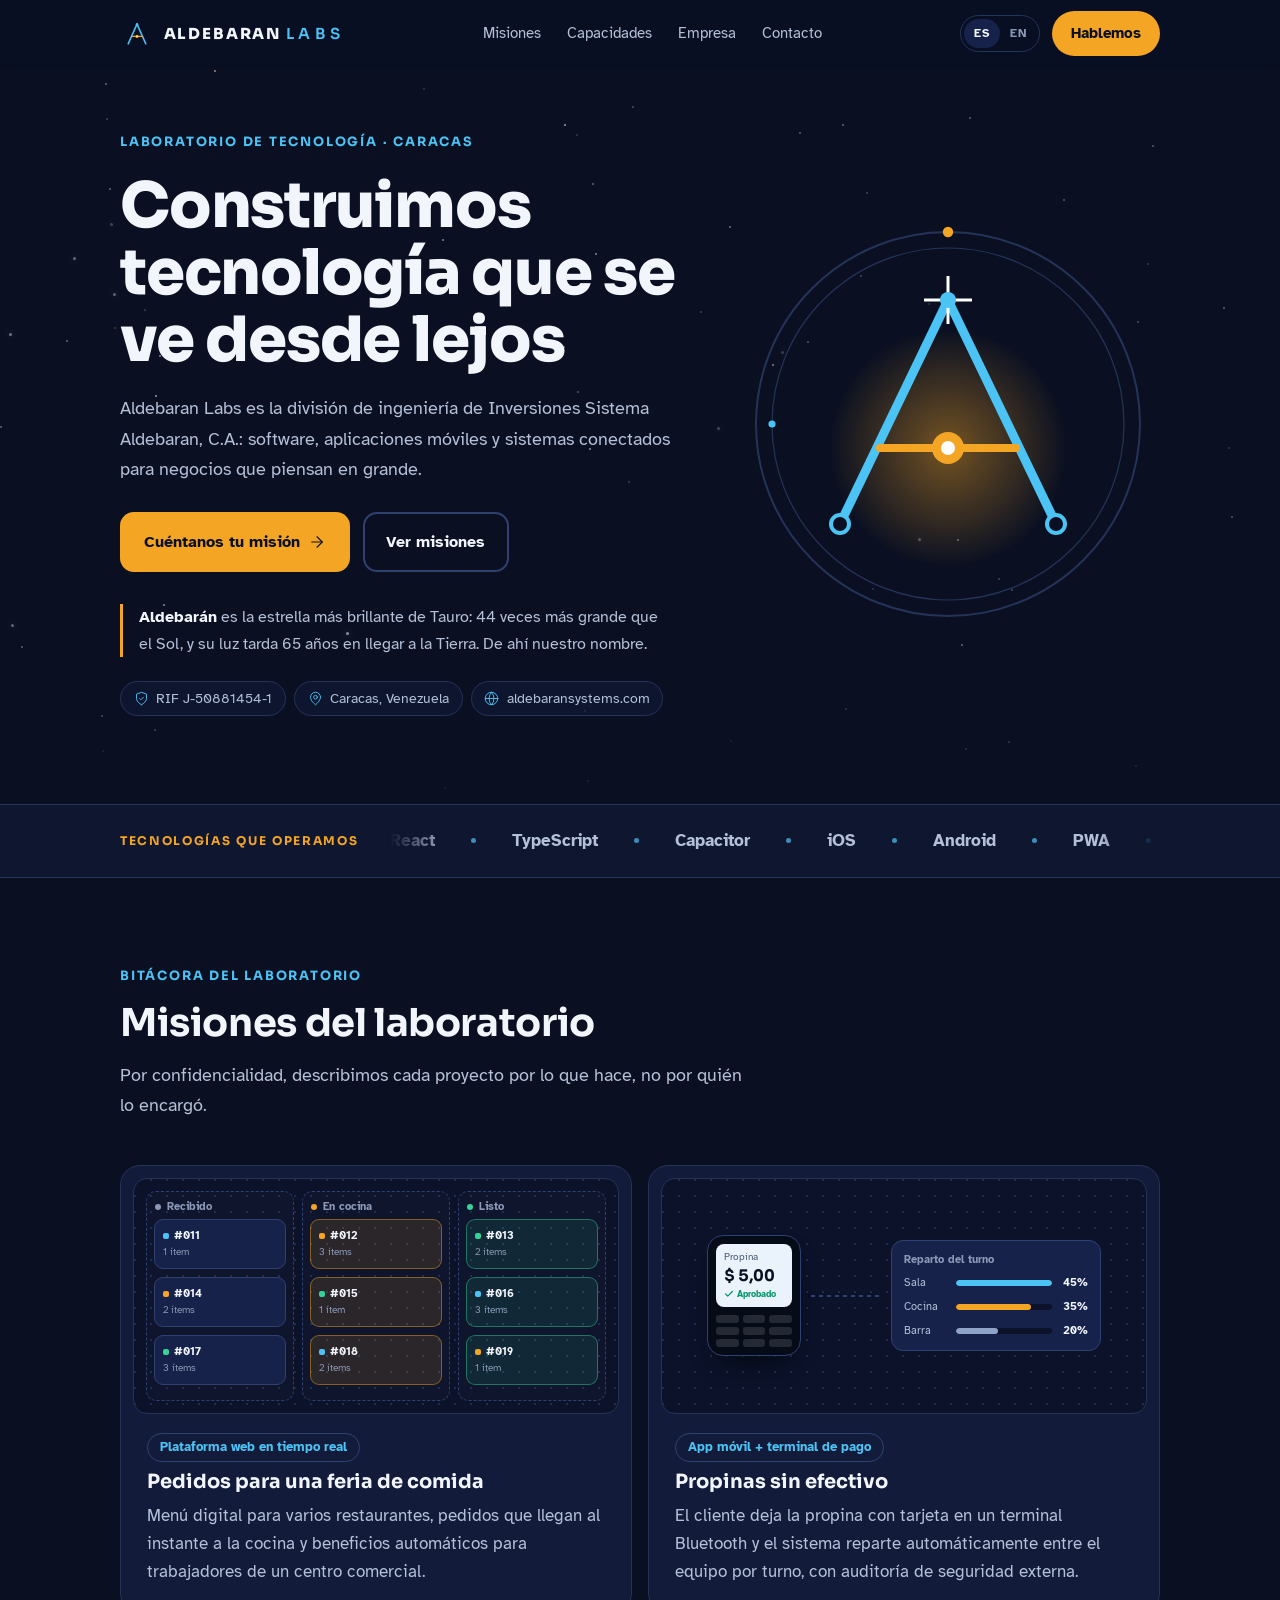
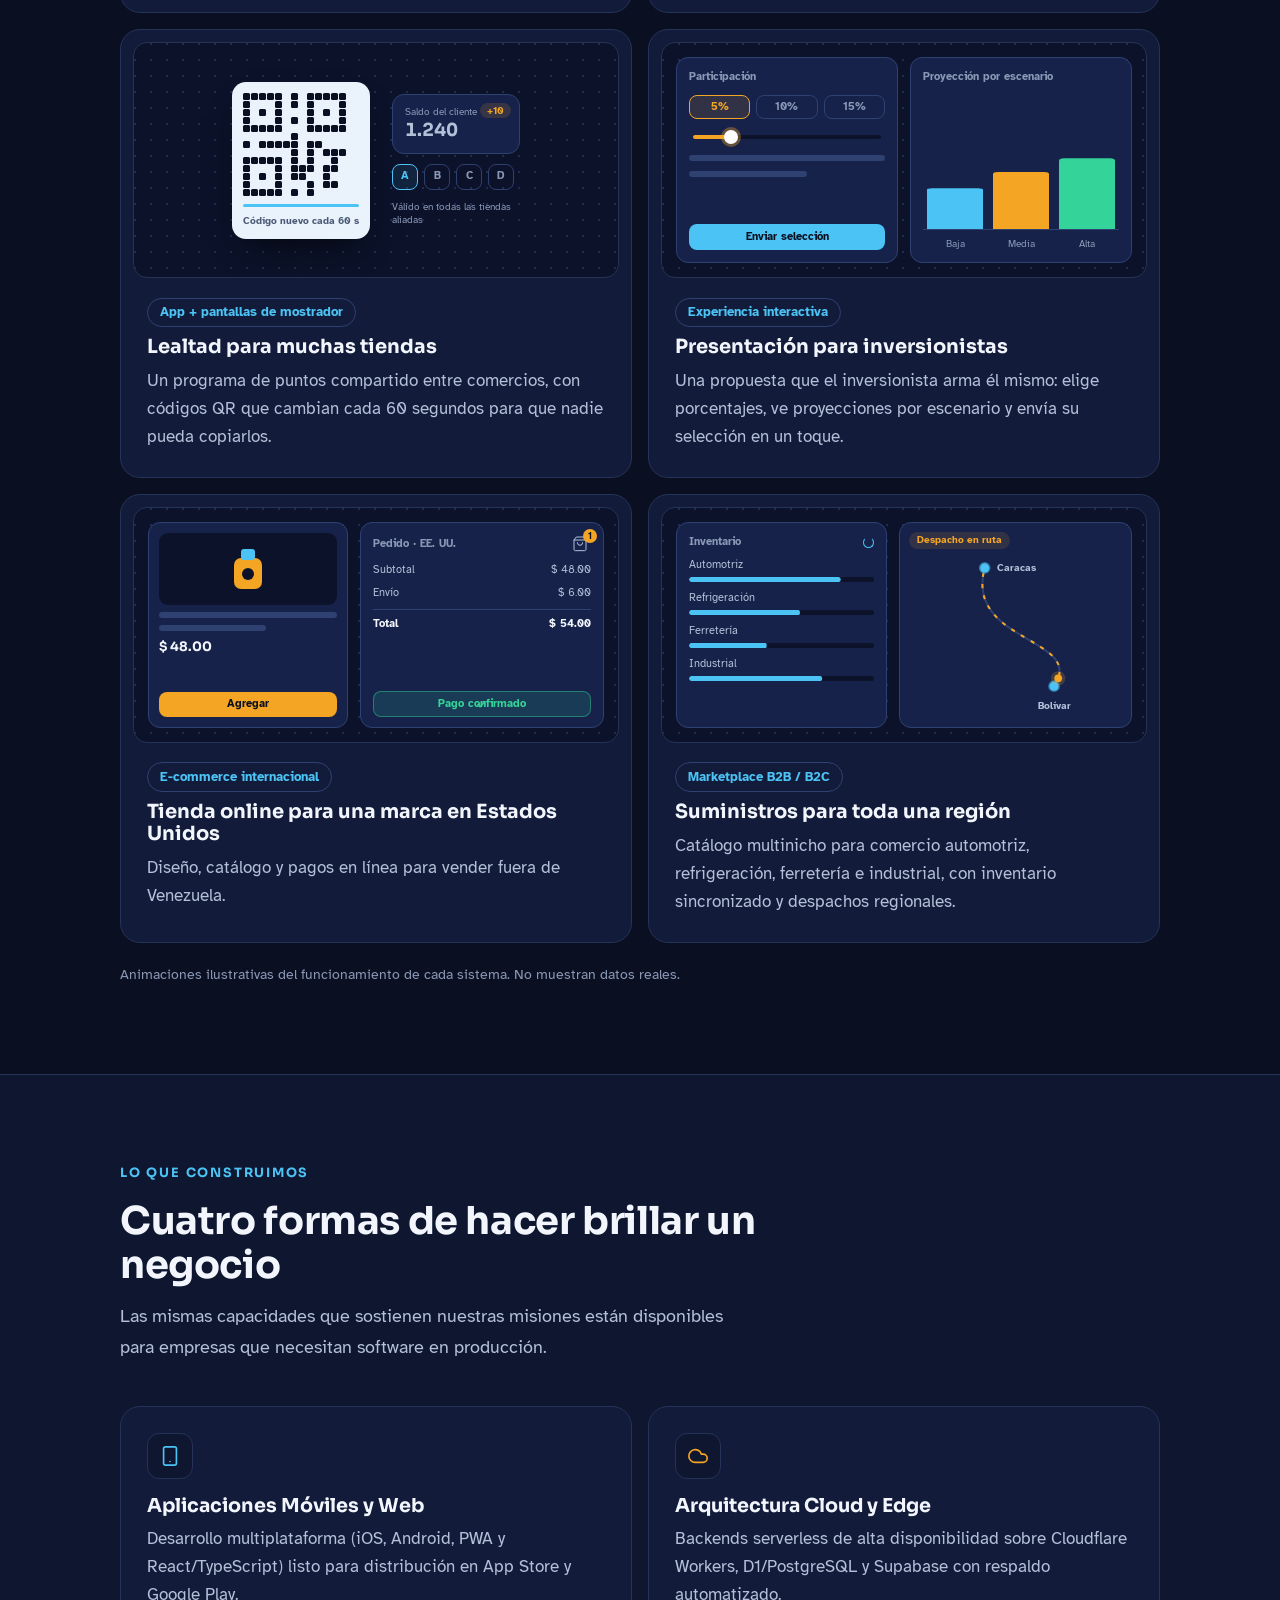
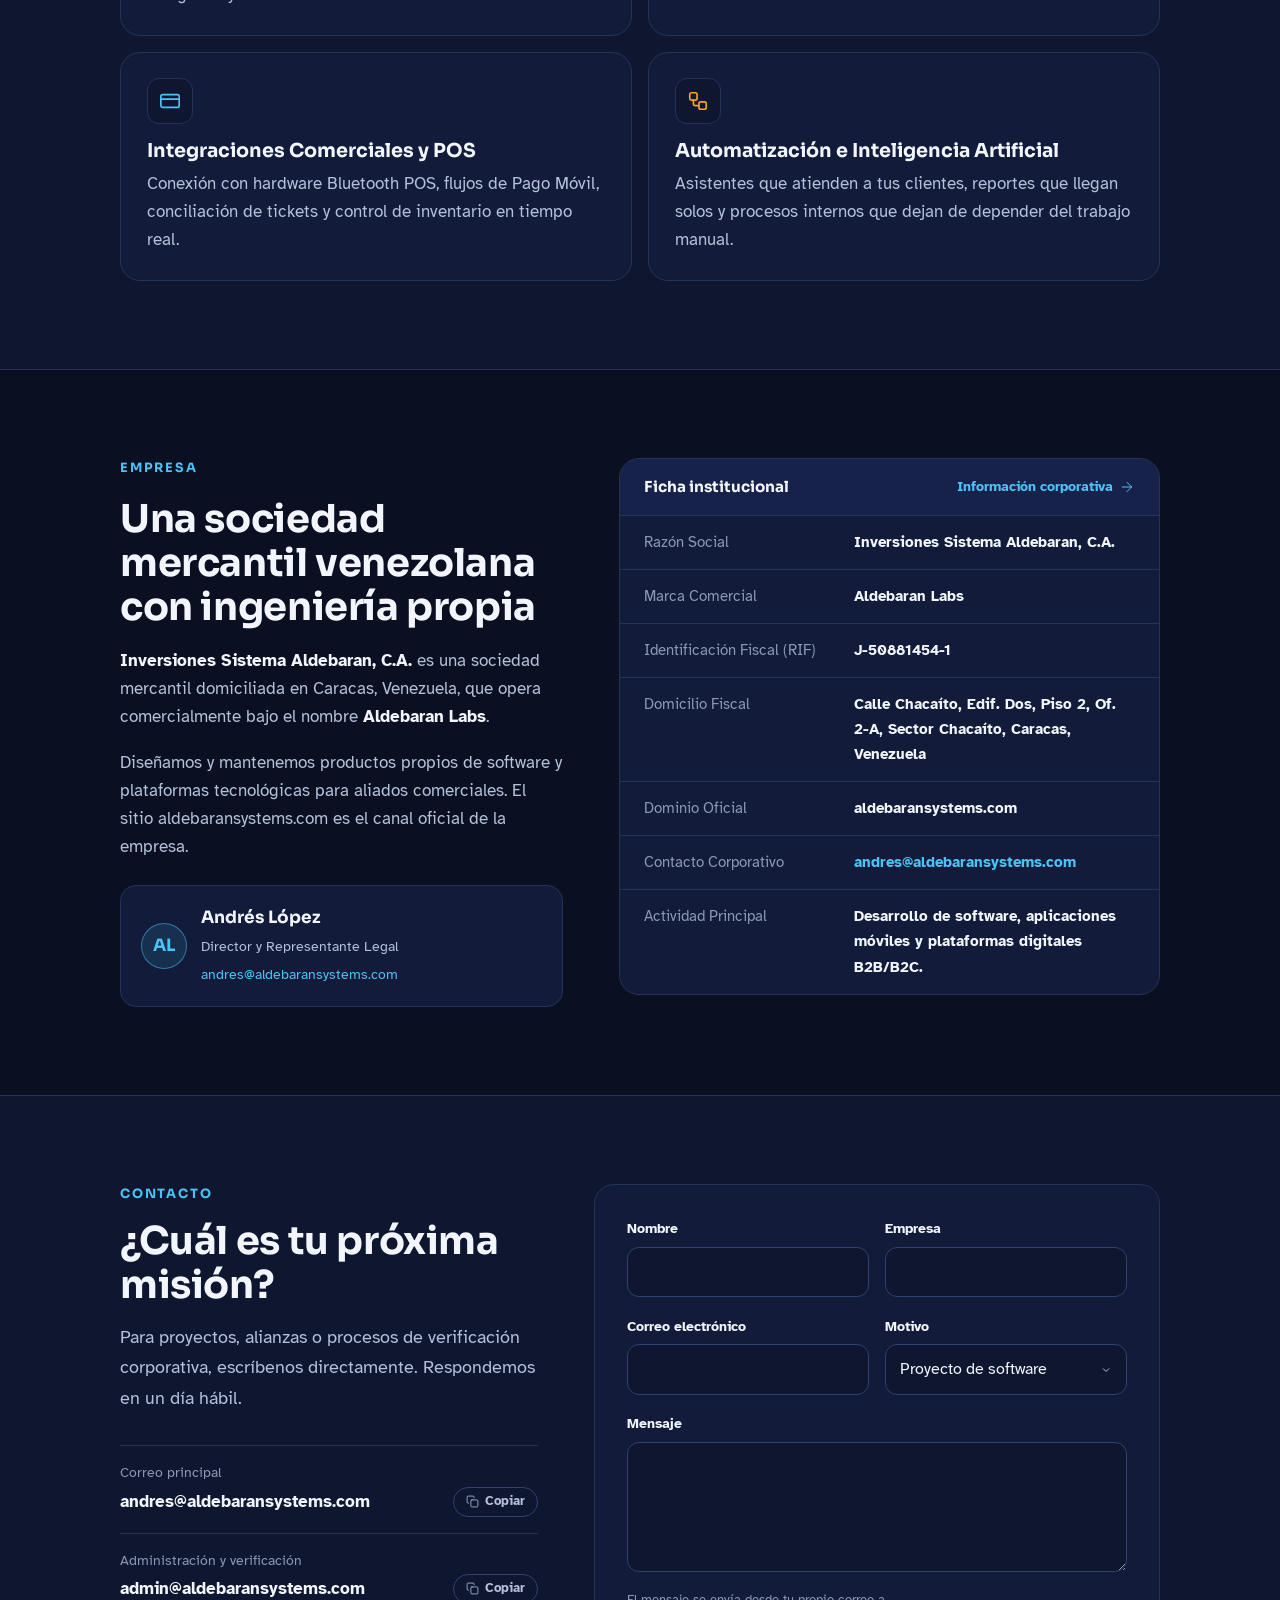
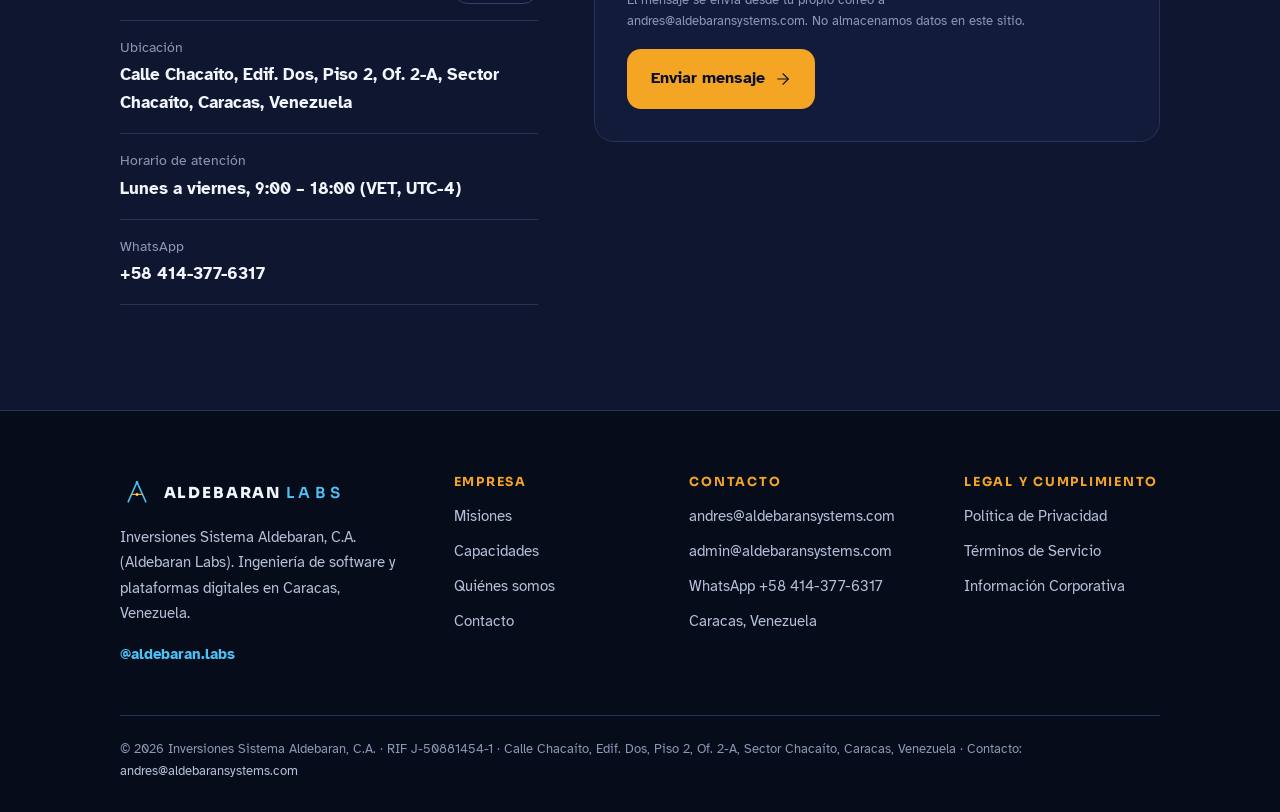
<file: index.html>
<!DOCTYPE html>
<html lang="es">
<head>
<meta charset="utf-8">
<meta name="viewport" content="width=device-width, initial-scale=1">
<script>document.documentElement.classList.add("js")</script>
<title>Aldebaran Labs — Inversiones Sistema Aldebaran, C.A. | Tecnología que se ve desde lejos</title>
<meta name="description" content="Aldebaran Labs, laboratorio de tecnología de Inversiones Sistema Aldebaran, C.A. (RIF J-50881454-1): software, aplicaciones móviles y sistemas conectados en Caracas, Venezuela.">
<link rel="canonical" href="https://aldebaransystems.com/">
<link rel="alternate" hreflang="es" href="https://aldebaransystems.com/">
<link rel="alternate" hreflang="en" href="https://aldebaransystems.com/?lang=en">
<meta name="theme-color" content="#0A1022">
<meta property="og:type" content="website">
<meta property="og:site_name" content="Aldebaran Labs">
<meta property="og:title" content="Aldebaran Labs — Inversiones Sistema Aldebaran, C.A. | Tecnología que se ve desde lejos">
<meta property="og:description" content="Aldebaran Labs, laboratorio de tecnología de Inversiones Sistema Aldebaran, C.A. (RIF J-50881454-1): software, aplicaciones móviles y sistemas conectados en Caracas, Venezuela.">
<meta property="og:url" content="https://aldebaransystems.com/">
<meta property="og:image" content="https://aldebaransystems.com/assets/img/og-image.png">
<meta property="og:locale" content="es_VE">
<meta property="og:locale:alternate" content="en_US">
<meta name="twitter:card" content="summary_large_image">
<link rel="icon" type="image/svg+xml" href="assets/img/favicon.svg">
<link rel="apple-touch-icon" href="assets/img/apple-touch-icon.png">
<link rel="manifest" href="site.webmanifest">
<link rel="preconnect" href="https://fonts.googleapis.com">
<link rel="preconnect" href="https://fonts.gstatic.com" crossorigin>
<link rel="stylesheet" href="https://fonts.googleapis.com/css2?family=Sora:wght@600;700;800&family=Atkinson+Hyperlegible:wght@400;700&display=swap">
<link rel="stylesheet" href="assets/css/site.css">
<script type="application/ld+json">
{
  "@context": "https://schema.org",
  "@type": "Organization",
  "name": "Inversiones Sistema Aldebaran, C.A.",
  "legalName": "Inversiones Sistema Aldebaran, C.A.",
  "alternateName": "Aldebaran Labs",
  "url": "https://aldebaransystems.com",
  "logo": "https://aldebaransystems.com/assets/img/logo.png",
  "email": "andres@aldebaransystems.com",
  "taxID": "J-50881454-1",
  "address": {
    "@type": "PostalAddress",
    "streetAddress": "Calle Chacaíto, Edif. Dos, Piso 2, Of. 2-A, Sector Chacaíto",
    "addressLocality": "Caracas",
    "addressRegion": "Distrito Capital",
    "addressCountry": "VE"
  },
  "contactPoint": [
    {
      "@type": "ContactPoint",
      "contactType": "customer support",
      "email": "andres@aldebaransystems.com",
      "availableLanguage": [
        "es",
        "en"
      ]
    },
    {
      "@type": "ContactPoint",
      "contactType": "billing",
      "email": "admin@aldebaransystems.com"
    }
  ],
  "founder": {
    "@type": "Person",
    "name": "Andrés López",
    "jobTitle": "Director y Representante Legal"
  },
  "brand": {
    "@type": "Brand",
    "name": "Aldebaran Labs"
  },
  "sameAs": [
    "https://instagram.com/aldebaran.labs"
  ]
}
</script>
</head>
<body>
<a class="skip" href="#main">Saltar al contenido</a>
<header class="site-header">
  <div class="container">
    <a class="brand" href="./" aria-label="Aldebaran Labs — inicio">
      <img src="assets/img/logo.svg" alt="" width="34" height="34"><span>ALDEBARAN <small>LABS</small></span>
    </a>
    <nav class="nav" aria-label="Principal">
        <a href="#proyectos" data-i18n="nav.projects">Misiones</a>
        <a href="#capacidades" data-i18n="nav.capabilities">Capacidades</a>
        <a href="#empresa" data-i18n="nav.company">Empresa</a>
        <a href="#contacto" data-i18n="nav.contact">Contacto</a>
    </nav>
    <div class="header-actions">
      <div class="lang" role="group" aria-label="Idioma / Language">
        <button type="button" data-lang="es" aria-pressed="true">ES</button>
        <button type="button" data-lang="en" aria-pressed="false">EN</button>
      </div>
      <a class="btn btn-primary btn-sm" href="#contacto" data-i18n="nav.cta">Hablemos</a>
      <button class="menu-toggle" type="button" aria-label="Menú" aria-expanded="false" aria-controls="mobile-nav"><svg viewBox="0 0 24 24" fill="none" stroke="currentColor" stroke-width="1.5" stroke-linecap="round" stroke-linejoin="round" aria-hidden="true"><path d="M4 6h16M4 12h16M4 18h16"/></svg></button>
    </div>
  </div>
</header>
<nav class="mobile-nav" id="mobile-nav" aria-label="Móvil">
    <a href="#proyectos" data-i18n="nav.projects">Misiones</a>
    <a href="#capacidades" data-i18n="nav.capabilities">Capacidades</a>
    <a href="#empresa" data-i18n="nav.company">Empresa</a>
    <a href="#contacto" data-i18n="nav.contact">Contacto</a>
    <a class="btn btn-primary" href="#contacto" data-i18n="nav.cta">Hablemos</a>
</nav>
<main id="main">
<section class="hero">
  <div class="sky" aria-hidden="true"><span class="shoot"></span></div>
  <div class="container hero-grid">
    <div class="hero-copy">
      <p class="eyebrow" data-i18n="hero.eyebrow">Laboratorio de tecnología · Caracas</p>
      <h1 class="h-display" data-i18n="hero.title">Construimos tecnología que se ve desde lejos</h1>
      <p class="lead" data-i18n="hero.sub">Aldebaran Labs es la división de ingeniería de Inversiones Sistema Aldebaran, C.A.: software, aplicaciones móviles y sistemas conectados para negocios que piensan en grande.</p>
      <div class="hero-ctas">
        <a class="btn btn-primary" href="#contacto"><span data-i18n="hero.cta1">Cuéntanos tu misión</span><svg viewBox="0 0 24 24" fill="none" stroke="currentColor" stroke-width="1.5" stroke-linecap="round" stroke-linejoin="round" aria-hidden="true"><path d="M5 12h14"/><path d="m12 5 7 7-7 7"/></svg></a>
        <a class="btn btn-secondary" href="#proyectos"><span data-i18n="hero.cta2">Ver misiones</span></a>
      </div>
      <p class="fact" data-i18n="hero.fact"><strong>Aldebarán</strong> es la estrella más brillante de Tauro: 44 veces más grande que el Sol, y su luz tarda 65 años en llegar a la Tierra. De ahí nuestro nombre.</p>
      <div class="hero-meta">
        <span><svg viewBox="0 0 24 24" fill="none" stroke="currentColor" stroke-width="1.5" stroke-linecap="round" stroke-linejoin="round" aria-hidden="true"><path d="M12 22s8-4 8-10V5l-8-3-8 3v7c0 6 8 10 8 10"/><path d="m9 12 2 2 4-4"/></svg>RIF J-50881454-1</span>
        <span><svg viewBox="0 0 24 24" fill="none" stroke="currentColor" stroke-width="1.5" stroke-linecap="round" stroke-linejoin="round" aria-hidden="true"><path d="M20 10c0 6-8 12-8 12s-8-6-8-12a8 8 0 0 1 16 0Z"/><circle cx="12" cy="10" r="3"/></svg>Caracas, Venezuela</span>
        <span><svg viewBox="0 0 24 24" fill="none" stroke="currentColor" stroke-width="1.5" stroke-linecap="round" stroke-linejoin="round" aria-hidden="true"><circle cx="12" cy="12" r="10"/><path d="M12 2a14.5 14.5 0 0 0 0 20 14.5 14.5 0 0 0 0-20"/><path d="M2 12h20"/></svg>aldebaransystems.com</span>
      </div>
    </div>
    <div class="emblem" id="emblem" role="img" aria-label="Emblema de Aldebaran Labs: la letra A trazada como constelación">
      <svg viewBox="0 0 200 200">
        <defs>
          <radialGradient id="glow" cx="50%" cy="50%" r="50%">
            <stop offset="0%" stop-color="#F5A524" stop-opacity=".45"/>
            <stop offset="100%" stop-color="#F5A524" stop-opacity="0"/>
          </radialGradient>
        </defs>
        <g class="orbit"><circle cx="100" cy="100" r="96" fill="none" stroke="#243357" stroke-width="1"/><circle cx="100" cy="4" r="2.6" fill="#F5A524"/></g>
        <g class="orbit rev"><circle cx="100" cy="100" r="88" fill="none" stroke="#243357" stroke-width=".6"/><circle cx="12" cy="100" r="1.8" fill="#4CC3F5"/></g>
        <g class="pop p1"><circle class="glow-breathe" cx="100" cy="112" r="60" fill="url(#glow)"/></g>
        <path class="draw" d="M100 38 L46 150" stroke="#4CC3F5" stroke-width="4.5" stroke-linecap="round" fill="none"/>
        <path class="draw d2" d="M100 38 L154 150" stroke="#4CC3F5" stroke-width="4.5" stroke-linecap="round" fill="none"/>
        <path class="draw d3" d="M66 112 H134" stroke="#F5A524" stroke-width="4" stroke-linecap="round" fill="none"/>
        <g class="pop p2">
          <circle cx="46" cy="150" r="4.5" fill="#0A1022" stroke="#4CC3F5" stroke-width="2"/>
          <circle cx="154" cy="150" r="4.5" fill="#0A1022" stroke="#4CC3F5" stroke-width="2"/>
          <path d="M100 26 V50 M88 38 H112" stroke="#fff" stroke-width="1.5"/>
          <circle cx="100" cy="38" r="4" fill="#4CC3F5"/>
        </g>
        <g class="pop p3">
          <circle class="core-pulse" cx="100" cy="112" r="8" fill="none" stroke="#F5A524" stroke-width="1.5"/>
          <circle cx="100" cy="112" r="8" fill="#F5A524"/>
          <circle cx="100" cy="112" r="3.5" fill="#fff"/>
        </g>
      </svg>
    </div>
  </div>
</section>

<section class="stack-band" aria-label="Tecnologías">
  <div class="container">
    <p class="stack-label" data-i18n="stack.label">Tecnologías que operamos</p>
    <div class="marquee"><div class="marquee-track"><span>React</span><span>TypeScript</span><span>Capacitor</span><span>iOS</span><span>Android</span><span>PWA</span><span>Cloudflare Workers</span><span>D1</span><span>Supabase</span><span>PostgreSQL</span><span>Bluetooth POS</span><span>Pago Móvil</span><span>WebSockets</span><span>Automatización con IA</span><span aria-hidden="true">React</span><span aria-hidden="true">TypeScript</span><span aria-hidden="true">Capacitor</span><span aria-hidden="true">iOS</span><span aria-hidden="true">Android</span><span aria-hidden="true">PWA</span><span aria-hidden="true">Cloudflare Workers</span><span aria-hidden="true">D1</span><span aria-hidden="true">Supabase</span><span aria-hidden="true">PostgreSQL</span><span aria-hidden="true">Bluetooth POS</span><span aria-hidden="true">Pago Móvil</span><span aria-hidden="true">WebSockets</span><span aria-hidden="true">Automatización con IA</span></div></div>
  </div>
</section>

<section class="section" id="proyectos">
  <div class="container">
    <div class="section-head">
      <p class="eyebrow reveal" data-i18n="pj.eyebrow">Bitácora del laboratorio</p>
      <h2 class="h-section reveal" style="--d:60ms" data-i18n="pj.title">Misiones del laboratorio</h2>
      <p class="lead reveal" style="--d:120ms" data-i18n="pj.lead">Por confidencialidad, describimos cada proyecto por lo que hace, no por quién lo encargó.</p>
    </div>
    <div class="projects">
      <article class="project reveal" style="--d:0ms">
        <div class="stage st-orders" aria-hidden="true">
          <div class="lane" style="--c:#8A98B6"><span class="lane-head" data-i18n="s3.l1">Recibido</span></div>
          <div class="lane" style="--c:#F5A524"><span class="lane-head" data-i18n="s3.l2">En cocina</span></div>
          <div class="lane" style="--c:#34D399"><span class="lane-head" data-i18n="s3.l3">Listo</span></div>
          <div class="tickets"><div class="ticket c0" style="top:0px;animation-delay:0s"><b><i style="background:#4CC3F5"></i>#011</b><small data-i18n="s3.t11">1 ítem</small></div><div class="ticket c1" style="top:0px;animation-delay:-3s"><b><i style="background:#F5A524"></i>#012</b><small data-i18n="s3.t12">3 ítems</small></div><div class="ticket c2" style="top:0px;animation-delay:-6s"><b><i style="background:#34D399"></i>#013</b><small data-i18n="s3.t13">2 ítems</small></div><div class="ticket c0" style="top:58px;animation-delay:-1s"><b><i style="background:#F5A524"></i>#014</b><small data-i18n="s3.t14">2 ítems</small></div><div class="ticket c1" style="top:58px;animation-delay:-4s"><b><i style="background:#34D399"></i>#015</b><small data-i18n="s3.t15">1 ítem</small></div><div class="ticket c2" style="top:58px;animation-delay:-7s"><b><i style="background:#4CC3F5"></i>#016</b><small data-i18n="s3.t16">3 ítems</small></div><div class="ticket c0" style="top:116px;animation-delay:-2s"><b><i style="background:#34D399"></i>#017</b><small data-i18n="s3.t17">3 ítems</small></div><div class="ticket c1" style="top:116px;animation-delay:-5s"><b><i style="background:#4CC3F5"></i>#018</b><small data-i18n="s3.t18">2 ítems</small></div><div class="ticket c2" style="top:116px;animation-delay:-8s"><b><i style="background:#F5A524"></i>#019</b><small data-i18n="s3.t19">1 ítem</small></div></div>
        </div>
        <div class="project-body">
          <span class="fmt" data-i18n="pj.orders.fmt">Plataforma web en tiempo real</span>
          <h3 data-i18n="pj.orders.t">Pedidos para una feria de comida</h3>
          <p data-i18n="pj.orders.d">Menú digital para varios restaurantes, pedidos que llegan al instante a la cocina y beneficios automáticos para trabajadores de un centro comercial.</p>
        </div>
      </article>
      <article class="project reveal" style="--d:110ms">
        <div class="stage st-tips" aria-hidden="true">
          <div class="pos">
            <div class="pos-screen"><small data-i18n="s1.tip">Propina</small><span class="pos-amt">$ 5,00</span><span class="pos-ok"><svg viewBox="0 0 24 24" fill="none" stroke="currentColor" stroke-width="1.5" stroke-linecap="round" stroke-linejoin="round" aria-hidden="true"><path d="M20 6 9 17l-5-5"/></svg><span data-i18n="s1.ok">Aprobado</span></span></div>
            <div class="pos-keys"><i></i><i></i><i></i><i></i><i></i><i></i><i></i><i></i><i></i></div>
          </div>
          <div class="wire"><i></i></div>
          <div class="split panel-ui">
            <div class="ui-head"><span data-i18n="s1.head">Reparto del turno</span></div>
            <div class="row"><span data-i18n="s1.r1">Sala</span><div class="bar"><b style="--w:100%;--c:#4CC3F5"></b></div><em>45%</em></div>
            <div class="row"><span data-i18n="s1.r2">Cocina</span><div class="bar"><b style="--w:78%;--c:#F5A524"></b></div><em>35%</em></div>
            <div class="row"><span data-i18n="s1.r3">Barra</span><div class="bar"><b style="--w:44%;--c:#8FA3C8"></b></div><em>20%</em></div>
          </div>
        </div>
        <div class="project-body">
          <span class="fmt" data-i18n="pj.tips.fmt">App móvil + terminal de pago</span>
          <h3 data-i18n="pj.tips.t">Propinas sin efectivo</h3>
          <p data-i18n="pj.tips.d">El cliente deja la propina con tarjeta en un terminal Bluetooth y el sistema reparte automáticamente entre el equipo por turno, con auditoría de seguridad externa.</p>
        </div>
      </article>
      <article class="project reveal" style="--d:0ms">
        <div class="stage st-loyal" aria-hidden="true">
          <div class="qr-card">
            <div class="qr" id="qr"><i class="on fx"></i><i class="on fx"></i><i class="on fx"></i><i class="on fx"></i><i class="on fx"></i><i class="fx"></i><i class="on"></i><i class="fx"></i><i class="on fx"></i><i class="on fx"></i><i class="on fx"></i><i class="on fx"></i><i class="on fx"></i><i class="on fx"></i><i class="fx"></i><i class="fx"></i><i class="fx"></i><i class="on fx"></i><i class="fx"></i><i class="on"></i><i class="fx"></i><i class="on fx"></i><i class="fx"></i><i class="fx"></i><i class="fx"></i><i class="on fx"></i><i class="on fx"></i><i class="fx"></i><i class="on fx"></i><i class="fx"></i><i class="on fx"></i><i class="fx"></i><i></i><i class="fx"></i><i class="on fx"></i><i class="fx"></i><i class="on fx"></i><i class="fx"></i><i class="on fx"></i><i class="on fx"></i><i class="fx"></i><i class="fx"></i><i class="fx"></i><i class="on fx"></i><i class="fx"></i><i class="on"></i><i class="fx"></i><i class="on fx"></i><i class="fx"></i><i class="fx"></i><i class="fx"></i><i class="on fx"></i><i class="on fx"></i><i class="on fx"></i><i class="on fx"></i><i class="on fx"></i><i class="on fx"></i><i class="fx"></i><i></i><i class="fx"></i><i class="on fx"></i><i class="on fx"></i><i class="on fx"></i><i class="on fx"></i><i class="on fx"></i><i class="fx"></i><i class="fx"></i><i class="fx"></i><i class="fx"></i><i class="fx"></i><i class="fx"></i><i class="on"></i><i class="fx"></i><i class="fx"></i><i class="fx"></i><i class="fx"></i><i class="fx"></i><i class="fx"></i><i class="on"></i><i></i><i class="on"></i><i class="on"></i><i class="on"></i><i class="on"></i><i class="on"></i><i></i><i class="on"></i><i class="on"></i><i></i><i></i><i></i><i class="fx"></i><i class="fx"></i><i class="fx"></i><i class="fx"></i><i class="fx"></i><i class="fx"></i><i class="on"></i><i></i><i class="on"></i><i></i><i class="on"></i><i class="on"></i><i class="on"></i><i class="on fx"></i><i class="on fx"></i><i class="on fx"></i><i class="on fx"></i><i class="on fx"></i><i class="fx"></i><i class="on"></i><i></i><i class="on"></i><i></i><i></i><i class="on"></i><i></i><i class="on fx"></i><i class="fx"></i><i class="fx"></i><i class="fx"></i><i class="on fx"></i><i class="fx"></i><i class="on"></i><i class="on"></i><i class="on"></i><i></i><i class="on"></i><i class="on"></i><i></i><i class="on fx"></i><i class="fx"></i><i class="on fx"></i><i class="fx"></i><i class="on fx"></i><i class="fx"></i><i class="on"></i><i class="on"></i><i></i><i></i><i class="on"></i><i></i><i></i><i class="on fx"></i><i class="fx"></i><i class="fx"></i><i class="fx"></i><i class="on fx"></i><i class="fx"></i><i></i><i></i><i class="on"></i><i></i><i class="on"></i><i class="on"></i><i></i><i class="on fx"></i><i class="on fx"></i><i class="on fx"></i><i class="on fx"></i><i class="on fx"></i><i class="fx"></i><i class="on"></i><i></i><i class="on"></i><i></i><i></i><i></i><i></i></div>
            <div class="qr-timer"><b></b></div>
            <span class="qr-meta" data-i18n="s2.renew">Código nuevo cada 60 s</span>
          </div>
          <div class="loyal-side">
            <div class="points panel-ui"><small data-i18n="s2.bal">Saldo del cliente</small><strong id="pts">1.240</strong><span class="plus">+10</span></div>
            <div class="merchants" id="merchants"><span class="active">A</span><span>B</span><span>C</span><span>D</span></div>
            <span class="merchants-label" data-i18n="s2.shared">Válido en todas las tiendas aliadas</span>
          </div>
        </div>
        <div class="project-body">
          <span class="fmt" data-i18n="pj.loyal.fmt">App + pantallas de mostrador</span>
          <h3 data-i18n="pj.loyal.t">Lealtad para muchas tiendas</h3>
          <p data-i18n="pj.loyal.d">Un programa de puntos compartido entre comercios, con códigos QR que cambian cada 60 segundos para que nadie pueda copiarlos.</p>
        </div>
      </article>
      <article class="project reveal" style="--d:110ms">
        <div class="stage st-invest" aria-hidden="true">
          <div class="panel-ui inv-ctrl">
            <div class="ui-head"><span data-i18n="s5.stake">Participación</span></div>
            <div class="chips"><span class="c0">5%</span><span class="c1">10%</span><span class="c2">15%</span></div>
            <div class="slider"><b></b><i></i></div>
            <div class="sk"></div><div class="sk w2"></div>
            <div class="send"><span data-i18n="s5.send">Enviar selección</span></div>
          </div>
          <div class="panel-ui chart">
            <div class="ui-head"><span data-i18n="s5.proj">Proyección por escenario</span></div>
            <div class="bars"><b style="--c:#4CC3F5;--h1:.3;--h2:.46;--h3:.62"></b><b style="--c:#F5A524;--h1:.42;--h2:.64;--h3:.84"></b><b style="--c:#34D399;--h1:.52;--h2:.78;--h3:1"></b></div>
            <div class="bar-labels"><span data-i18n="s5.b1">Baja</span><span data-i18n="s5.b2">Media</span><span data-i18n="s5.b3">Alta</span></div>
          </div>
        </div>
        <div class="project-body">
          <span class="fmt" data-i18n="pj.invest.fmt">Experiencia interactiva</span>
          <h3 data-i18n="pj.invest.t">Presentación para inversionistas</h3>
          <p data-i18n="pj.invest.d">Una propuesta que el inversionista arma él mismo: elige porcentajes, ve proyecciones por escenario y envía su selección en un toque.</p>
        </div>
      </article>
      <article class="project reveal" style="--d:0ms">
        <div class="stage st-shop" aria-hidden="true">
          <div class="panel-ui product-ui">
            <div class="product-img"><svg viewBox="0 0 56 56"><rect x="14" y="17" width="28" height="31" rx="7" fill="#F5A524"/><rect x="21" y="8" width="14" height="11" rx="3" fill="#4CC3F5"/><circle cx="28" cy="33" r="6" fill="#0B1229"/></svg></div>
            <div class="sk"></div><div class="sk w2"></div>
            <div class="price">$ 48.00</div>
            <div class="add"><span data-i18n="s6.add">Agregar</span></div>
          </div>
          <div class="panel-ui checkout">
            <div class="ui-head"><span data-i18n="s6.order">Pedido · EE. UU.</span><span class="cart"><svg viewBox="0 0 24 24" fill="none" stroke="currentColor" stroke-width="1.5" stroke-linecap="round" stroke-linejoin="round" aria-hidden="true"><path d="M6 2 3 6v14a2 2 0 0 0 2 2h14a2 2 0 0 0 2-2V6l-3-4Z"/><path d="M3 6h18"/><path d="M16 10a4 4 0 0 1-8 0"/></svg><em>1</em></span></div>
            <div class="line"><span>Subtotal</span><span>$ 48.00</span></div>
            <div class="line"><span data-i18n="s6.ship">Envío</span><span>$ 6.00</span></div>
            <div class="line total"><span>Total</span><span>$ 54.00</span></div>
            <div class="pay"><span class="p1"><span data-i18n="s6.pay">Pagar</span></span><span class="p2"><svg viewBox="0 0 24 24" fill="none" stroke="currentColor" stroke-width="1.5" stroke-linecap="round" stroke-linejoin="round" aria-hidden="true"><path d="M20 6 9 17l-5-5"/></svg><span data-i18n="s6.ok">Pago confirmado</span></span></div>
          </div>
        </div>
        <div class="project-body">
          <span class="fmt" data-i18n="pj.shop.fmt">E-commerce internacional</span>
          <h3 data-i18n="pj.shop.t">Tienda online para una marca en Estados Unidos</h3>
          <p data-i18n="pj.shop.d">Diseño, catálogo y pagos en línea para vender fuera de Venezuela.</p>
        </div>
      </article>
      <article class="project reveal" style="--d:110ms">
        <div class="stage st-market" aria-hidden="true">
          <div class="panel-ui inv">
            <div class="ui-head"><span data-i18n="s4.inv">Inventario</span><span class="sync"></span></div>
            <div class="inv-row"><span data-i18n="s4.c1">Automotriz</span><div class="bar"><b style="--a:.82;--b:.5;animation-duration:5.2s"></b></div></div><div class="inv-row"><span data-i18n="s4.c2">Refrigeración</span><div class="bar"><b style="--a:.6;--b:.92;animation-duration:6.4s"></b></div></div><div class="inv-row"><span data-i18n="s4.c3">Ferretería</span><div class="bar"><b style="--a:.42;--b:.74;animation-duration:4.6s"></b></div></div><div class="inv-row"><span data-i18n="s4.c4">Industrial</span><div class="bar"><b style="--a:.72;--b:.36;animation-duration:7s"></b></div></div>
          </div>
          <div class="panel-ui route">
            <span class="route-chip" data-i18n="s4.ship">Despacho en ruta</span>
            <svg viewBox="0 0 160 200" preserveAspectRatio="xMidYMid meet">
              <path class="route-base" d="M118 160 C 150 112, 30 118, 50 44"/>
              <path class="route-flow" d="M118 160 C 150 112, 30 118, 50 44"/>
              <circle class="node-ring" cx="50" cy="44" r="5"/><circle class="node" cx="50" cy="44" r="4.5"/>
              <circle class="node-ring r2" cx="118" cy="160" r="5"/><circle class="node" cx="118" cy="160" r="4.5"/>
              <text x="62" y="47">Caracas</text><text x="118" y="182" text-anchor="middle">Bolívar</text>
              <g><circle r="7" fill="#F5A524" opacity=".2"/><circle r="3.8" fill="#F5A524"/>
                <animateMotion dur="4.8s" repeatCount="indefinite" path="M118 160 C 150 112, 30 118, 50 44" keyPoints="0;1;1" keyTimes="0;.85;1" calcMode="linear"/></g>
            </svg>
          </div>
        </div>
        <div class="project-body">
          <span class="fmt" data-i18n="pj.market.fmt">Marketplace B2B / B2C</span>
          <h3 data-i18n="pj.market.t">Suministros para toda una región</h3>
          <p data-i18n="pj.market.d">Catálogo multinicho para comercio automotriz, refrigeración, ferretería e industrial, con inventario sincronizado y despachos regionales.</p>
        </div>
      </article>
    </div>
    <p class="projects-note" data-i18n="pj.note">Animaciones ilustrativas del funcionamiento de cada sistema. No muestran datos reales.</p>
  </div>
</section>

<section class="section section-alt" id="capacidades">
  <div class="container">
    <div class="section-head">
      <p class="eyebrow reveal" data-i18n="caps.eyebrow">Lo que construimos</p>
      <h2 class="h-section reveal" style="--d:60ms" data-i18n="caps.title">Cuatro formas de hacer brillar un negocio</h2>
      <p class="lead reveal" style="--d:120ms" data-i18n="caps.lead">Las mismas capacidades que sostienen nuestras misiones están disponibles para empresas que necesitan software en producción.</p>
    </div>
    <div class="caps">
      <div class="cap reveal" style="--d:0ms">
        <span class="cap-ico"><svg class="draw-ico" viewBox="0 0 24 24" fill="none" stroke="currentColor" stroke-width="1.5" stroke-linecap="round" stroke-linejoin="round" aria-hidden="true"><rect pathLength="1" width="14" height="20" x="5" y="2" rx="2"/><path pathLength="1" d="M12 18h.01"/></svg></span>
        <h3 class="h-card" data-i18n="cap.0.t">Aplicaciones Móviles y Web</h3>
        <p data-i18n="cap.0.d">Desarrollo multiplataforma (iOS, Android, PWA y React/TypeScript) listo para distribución en App Store y Google Play.</p>
      </div>
      <div class="cap reveal" style="--d:90ms">
        <span class="cap-ico"><svg class="draw-ico" viewBox="0 0 24 24" fill="none" stroke="currentColor" stroke-width="1.5" stroke-linecap="round" stroke-linejoin="round" aria-hidden="true"><path pathLength="1" d="M17.5 19H9a7 7 0 1 1 6.71-9h1.79a4.5 4.5 0 1 1 0 9Z"/></svg></span>
        <h3 class="h-card" data-i18n="cap.1.t">Arquitectura Cloud y Edge</h3>
        <p data-i18n="cap.1.d">Backends serverless de alta disponibilidad sobre Cloudflare Workers, D1/PostgreSQL y Supabase con respaldo automatizado.</p>
      </div>
      <div class="cap reveal" style="--d:180ms">
        <span class="cap-ico"><svg class="draw-ico" viewBox="0 0 24 24" fill="none" stroke="currentColor" stroke-width="1.5" stroke-linecap="round" stroke-linejoin="round" aria-hidden="true"><rect pathLength="1" width="20" height="14" x="2" y="5" rx="2"/><path pathLength="1" d="M2 10h20"/></svg></span>
        <h3 class="h-card" data-i18n="cap.2.t">Integraciones Comerciales y POS</h3>
        <p data-i18n="cap.2.d">Conexión con hardware Bluetooth POS, flujos de Pago Móvil, conciliación de tickets y control de inventario en tiempo real.</p>
      </div>
      <div class="cap reveal" style="--d:270ms">
        <span class="cap-ico"><svg class="draw-ico" viewBox="0 0 24 24" fill="none" stroke="currentColor" stroke-width="1.5" stroke-linecap="round" stroke-linejoin="round" aria-hidden="true"><rect pathLength="1" width="8" height="8" x="3" y="3" rx="2"/><path pathLength="1" d="M7 11v4a2 2 0 0 0 2 2h4"/><rect pathLength="1" width="8" height="8" x="13" y="13" rx="2"/></svg></span>
        <h3 class="h-card" data-i18n="cap.3.t">Automatización e Inteligencia Artificial</h3>
        <p data-i18n="cap.3.d">Asistentes que atienden a tus clientes, reportes que llegan solos y procesos internos que dejan de depender del trabajo manual.</p>
      </div>
    </div>
  </div>
</section>

<section class="section" id="empresa">
  <div class="container company">
    <div class="company-copy reveal">
      <p class="eyebrow" data-i18n="co.eyebrow">Empresa</p>
      <h2 class="h-section" data-i18n="co.title">Una sociedad mercantil venezolana con ingeniería propia</h2>
      <p data-i18n="co.p1"><strong>Inversiones Sistema Aldebaran, C.A.</strong> es una sociedad mercantil domiciliada en Caracas, Venezuela, que opera comercialmente bajo el nombre <strong>Aldebaran Labs</strong>.</p>
      <p data-i18n="co.p2">Diseñamos y mantenemos productos propios de software y plataformas tecnológicas para aliados comerciales. El sitio aldebaransystems.com es el canal oficial de la empresa.</p>
      <div class="person">
        <span class="avatar" aria-hidden="true">AL</span>
        <div>
          <strong>Andrés López</strong>
          <span data-i18n="co.role">Director y Representante Legal</span><br>
          <a href="mailto:andres@aldebaransystems.com">andres@aldebaransystems.com</a>
        </div>
      </div>
    </div>
    <div class="facts reveal" style="--d:120ms">
      <div class="facts-head">
        <h3 data-i18n="co.facts">Ficha institucional</h3>
        <a class="link" href="legal/"><span data-i18n="co.more">Información corporativa</span><svg viewBox="0 0 24 24" fill="none" stroke="currentColor" stroke-width="1.5" stroke-linecap="round" stroke-linejoin="round" aria-hidden="true"><path d="M5 12h14"/><path d="m12 5 7 7-7 7"/></svg></a>
      </div>
      <dl>
          <div class="reveal" style="--d:0ms"><dt data-i18n="f.1.l">Razón Social</dt><dd>Inversiones Sistema Aldebaran, C.A.</dd></div>
          <div class="reveal" style="--d:60ms"><dt data-i18n="f.2.l">Marca Comercial</dt><dd>Aldebaran Labs</dd></div>
          <div class="reveal" style="--d:120ms"><dt data-i18n="f.3.l">Identificación Fiscal (RIF)</dt><dd>J-50881454-1</dd></div>
          <div class="reveal" style="--d:180ms"><dt data-i18n="f.4.l">Domicilio Fiscal</dt><dd>Calle Chacaíto, Edif. Dos, Piso 2, Of. 2-A, Sector Chacaíto, Caracas, Venezuela</dd></div>
          <div class="reveal" style="--d:240ms"><dt data-i18n="f.5.l">Dominio Oficial</dt><dd>aldebaransystems.com</dd></div>
          <div class="reveal" style="--d:300ms"><dt data-i18n="f.6.l">Contacto Corporativo</dt><dd><a href="mailto:andres@aldebaransystems.com">andres@aldebaransystems.com</a></dd></div>
          <div class="reveal" style="--d:360ms"><dt data-i18n="f.7.l">Actividad Principal</dt><dd data-i18n="f.7.v">Desarrollo de software, aplicaciones móviles y plataformas digitales B2B/B2C.</dd></div>
      </dl>
    </div>
  </div>
</section>

<section class="section section-alt" id="contacto">
  <div class="container contact">
    <div class="reveal">
      <div class="section-head" style="margin-bottom:0">
        <p class="eyebrow" data-i18n="ct.eyebrow">Contacto</p>
        <h2 class="h-section" data-i18n="ct.title">¿Cuál es tu próxima misión?</h2>
        <p class="lead" data-i18n="ct.lead">Para proyectos, alianzas o procesos de verificación corporativa, escríbenos directamente. Respondemos en un día hábil.</p>
      </div>
      <dl class="channels">
        <div class="channel"><dt data-i18n="ch.1">Correo principal</dt><dd><a href="mailto:andres@aldebaransystems.com">andres@aldebaransystems.com</a><button class="copy-btn" type="button" data-copy="andres@aldebaransystems.com"><svg viewBox="0 0 24 24" fill="none" stroke="currentColor" stroke-width="1.5" stroke-linecap="round" stroke-linejoin="round" aria-hidden="true"><rect width="13" height="13" x="9" y="9" rx="2"/><path d="M5 15H4a2 2 0 0 1-2-2V4a2 2 0 0 1 2-2h9a2 2 0 0 1 2 2v1"/></svg><span data-i18n="ch.1.copy">Copiar</span></button></dd></div>
        <div class="channel"><dt data-i18n="ch.2">Administración y verificación</dt><dd><a href="mailto:admin@aldebaransystems.com">admin@aldebaransystems.com</a><button class="copy-btn" type="button" data-copy="admin@aldebaransystems.com"><svg viewBox="0 0 24 24" fill="none" stroke="currentColor" stroke-width="1.5" stroke-linecap="round" stroke-linejoin="round" aria-hidden="true"><rect width="13" height="13" x="9" y="9" rx="2"/><path d="M5 15H4a2 2 0 0 1-2-2V4a2 2 0 0 1 2-2h9a2 2 0 0 1 2 2v1"/></svg><span data-i18n="ch.2.copy">Copiar</span></button></dd></div>
        <div class="channel"><dt data-i18n="ch.3">Ubicación</dt><dd><span>Calle Chacaíto, Edif. Dos, Piso 2, Of. 2-A, Sector Chacaíto, Caracas, Venezuela</span></dd></div>
        <div class="channel"><dt data-i18n="ch.4">Horario de atención</dt><dd><span data-i18n="ch.4v">Lunes a viernes, 9:00 – 18:00 (VET, UTC-4)</span></dd></div>
        <div class="channel"><dt data-i18n="ch.5">WhatsApp</dt><dd><a href="https://wa.me/584143776317" target="_blank" rel="noopener noreferrer">+58 414-377-6317</a></dd></div>
      </dl>
    </div>
    <form class="form reveal" id="contact-form" style="--d:120ms" novalidate>
      <div class="form-row">
        <div class="field">
          <label for="f-name" data-i18n="fl.name">Nombre</label>
          <input id="f-name" name="name" type="text" autocomplete="name" required>
          <span class="err" data-i18n="fe.req">Este campo es obligatorio.</span>
        </div>
        <div class="field">
          <label for="f-company" data-i18n="fl.company">Empresa</label>
          <input id="f-company" name="company" type="text" autocomplete="organization">
        </div>
      </div>
      <div class="form-row">
        <div class="field">
          <label for="f-email" data-i18n="fl.email">Correo electrónico</label>
          <input id="f-email" name="email" type="email" autocomplete="email" required>
          <span class="err" data-i18n="fe.email">Introduce un correo válido.</span>
        </div>
        <div class="field">
          <label for="f-reason" data-i18n="fl.reason">Motivo</label>
          <select id="f-reason" name="reason">
            <option value="r1" data-i18n="fr.r1">Proyecto de software</option>
            <option value="r2" data-i18n="fr.r2">Alianza comercial</option>
            <option value="r3" data-i18n="fr.r3">Soporte de un producto</option>
            <option value="r4" data-i18n="fr.r4">Verificación corporativa</option>
            <option value="r5" data-i18n="fr.r5">Otro</option>
          </select>
        </div>
      </div>
      <div class="field">
        <label for="f-msg" data-i18n="fl.msg">Mensaje</label>
        <textarea id="f-msg" name="message" required></textarea>
        <span class="err" data-i18n="fe.req2">Este campo es obligatorio.</span>
      </div>
      <p class="form-status" id="form-status" role="status" data-i18n="fs.ok">Abrimos tu aplicación de correo con el mensaje listo. Si no se abrió, escríbenos a andres@aldebaransystems.com.</p>
      <div class="form-foot">
        <p class="form-note" data-i18n="fs.note">El mensaje se envía desde tu propio correo a andres@aldebaransystems.com. No almacenamos datos en este sitio.</p>
        <button class="btn btn-primary" type="submit"><span data-i18n="fs.send">Enviar mensaje</span><svg viewBox="0 0 24 24" fill="none" stroke="currentColor" stroke-width="1.5" stroke-linecap="round" stroke-linejoin="round" aria-hidden="true"><path d="M5 12h14"/><path d="m12 5 7 7-7 7"/></svg></button>
      </div>
    </form>
  </div>
</section>
</main>
<footer class="site-footer">
  <div class="container">
    <div class="footer-grid">
      <div class="footer-about">
        <a class="brand" href="./"><img src="assets/img/logo.svg" alt="" width="34" height="34"><span>ALDEBARAN <small>LABS</small></span></a>
        <p data-i18n="footer.about">Inversiones Sistema Aldebaran, C.A. (Aldebaran Labs). Ingeniería de software y plataformas digitales en Caracas, Venezuela.</p>
        <a class="ig" href="https://instagram.com/aldebaran.labs" target="_blank" rel="noopener noreferrer">@aldebaran.labs</a>
      </div>
      <div class="footer-col">
        <h4 data-i18n="footer.company">Empresa</h4>
        <ul>
          <li><a href="#proyectos" data-i18n="footer.projects">Misiones</a></li>
          <li><a href="#capacidades" data-i18n="footer.capabilities">Capacidades</a></li>
          <li><a href="#empresa" data-i18n="footer.about.link">Quiénes somos</a></li>
          <li><a href="#contacto" data-i18n="footer.contact">Contacto</a></li>
        </ul>
      </div>
      <div class="footer-col">
        <h4 data-i18n="footer.reach">Contacto</h4>
        <ul>
          <li><a href="mailto:andres@aldebaransystems.com">andres@aldebaransystems.com</a></li>
          <li><a href="mailto:admin@aldebaransystems.com">admin@aldebaransystems.com</a></li>
          <li><a href="https://wa.me/584143776317" target="_blank" rel="noopener noreferrer">WhatsApp +58 414-377-6317</a></li>
          <li>Caracas, Venezuela</li>
        </ul>
      </div>
      <div class="footer-col">
        <h4 data-i18n="footer.legal">Legal y cumplimiento</h4>
        <ul>
          <li><a href="privacidad/" data-i18n="footer.privacy">Política de Privacidad</a></li>
          <li><a href="terminos/" data-i18n="footer.terms">Términos de Servicio</a></li>
          <li><a href="legal/" data-i18n="footer.corporate">Información Corporativa</a></li>
        </ul>
      </div>
    </div>
    <div class="footer-legal">
      © <span data-year>2026</span> Inversiones Sistema Aldebaran, C.A. · RIF J-50881454-1 · Calle Chacaíto, Edif. Dos, Piso 2, Of. 2-A, Sector Chacaíto, Caracas, Venezuela · <span data-i18n="footer.contact.label">Contacto</span>: <a href="mailto:andres@aldebaransystems.com">andres@aldebaransystems.com</a>
    </div>
  </div>
</footer>
<script type="application/json" id="i18n-en">
{
 "hero.eyebrow": "Technology lab · Caracas",
 "hero.title": "We build technology you can see from afar",
 "hero.sub": "Aldebaran Labs is the engineering division of Inversiones Sistema Aldebaran, C.A.: software, mobile apps and connected systems for businesses that think big.",
 "hero.cta1": "Tell us your mission",
 "hero.cta2": "See our missions",
 "hero.fact": "<strong>Aldebaran<\/strong> is the brightest star in Taurus: 44 times larger than the Sun, and its light takes 65 years to reach Earth. That is where our name comes from.",
 "stack.label": "Technologies we operate",
 "s3.t11": "1 item",
 "s3.t12": "3 items",
 "s3.t13": "2 items",
 "s3.t14": "2 items",
 "s3.t15": "1 item",
 "s3.t16": "3 items",
 "s3.t17": "3 items",
 "s3.t18": "2 items",
 "s3.t19": "1 item",
 "s3.l1": "Received",
 "s3.l2": "In kitchen",
 "s3.l3": "Ready",
 "s1.tip": "Tip",
 "s1.ok": "Approved",
 "s1.head": "Shift split",
 "s1.r1": "Floor",
 "s1.r2": "Kitchen",
 "s1.r3": "Bar",
 "s2.renew": "New code every 60 s",
 "s2.bal": "Customer balance",
 "s2.shared": "Valid at every partner store",
 "s5.stake": "Stake",
 "s5.send": "Send selection",
 "s5.proj": "Projection by scenario",
 "s5.b1": "Low",
 "s5.b2": "Mid",
 "s5.b3": "High",
 "s6.add": "Add to cart",
 "s6.order": "Order · USA",
 "s6.ship": "Shipping",
 "s6.pay": "Pay now",
 "s6.ok": "Payment confirmed",
 "s4.c1": "Automotive",
 "s4.c2": "Refrigeration",
 "s4.c3": "Hardware",
 "s4.c4": "Industrial",
 "s4.inv": "Inventory",
 "s4.ship": "Shipment en route",
 "pj.orders.fmt": "Real-time web platform",
 "pj.orders.t": "Ordering for a food court",
 "pj.orders.d": "A digital menu for several restaurants, orders that reach the kitchen instantly and automatic perks for the employees of a shopping mall.",
 "pj.tips.fmt": "Mobile app + payment terminal",
 "pj.tips.t": "Cashless tipping",
 "pj.tips.d": "Customers tip by card on a Bluetooth terminal and the system splits it automatically across the team on each shift, with an external security audit.",
 "pj.loyal.fmt": "App + counter displays",
 "pj.loyal.t": "Loyalty across many stores",
 "pj.loyal.d": "A points program shared by several merchants, with QR codes that change every 60 seconds so nobody can copy them.",
 "pj.invest.fmt": "Interactive experience",
 "pj.invest.t": "Investor presentation",
 "pj.invest.d": "A proposal investors build themselves: they pick percentages, see projections by scenario and send their selection in one tap.",
 "pj.shop.fmt": "International e-commerce",
 "pj.shop.t": "Online store for a US brand",
 "pj.shop.d": "Design, catalog and online payments to sell outside Venezuela.",
 "pj.market.fmt": "B2B / B2C marketplace",
 "pj.market.t": "Supplies for an entire region",
 "pj.market.d": "A multi-niche catalog for automotive, refrigeration, hardware and industrial trade, with synced inventory and regional deliveries.",
 "pj.eyebrow": "Lab logbook",
 "pj.title": "Lab missions",
 "pj.lead": "Out of confidentiality, we describe each project by what it does, not by who commissioned it.",
 "pj.note": "Illustrative animations of how each system works. They show no real data.",
 "cap.0.t": "Mobile & Web Applications",
 "cap.0.d": "Cross-platform development (iOS, Android, PWA and React/TypeScript) ready for distribution on the App Store and Google Play.",
 "cap.1.t": "Cloud & Edge Architecture",
 "cap.1.d": "High-availability serverless backends on Cloudflare Workers, D1/PostgreSQL and Supabase with automated backups.",
 "cap.2.t": "Commerce & POS Integrations",
 "cap.2.d": "Bluetooth POS hardware integration, Pago Móvil flows, ticket reconciliation and real-time inventory control.",
 "cap.3.t": "Automation & Artificial Intelligence",
 "cap.3.d": "Assistants that serve your customers, reports that arrive on their own and internal processes that no longer depend on manual work.",
 "caps.eyebrow": "What we build",
 "caps.title": "Four ways to make a business shine",
 "caps.lead": "The same capabilities behind our missions are available to companies that need software in production.",
 "f.1.l": "Legal name",
 "f.2.l": "Trade name",
 "f.3.l": "Tax ID (RIF)",
 "f.4.l": "Registered address",
 "f.5.l": "Official domain",
 "f.6.l": "Corporate contact",
 "f.7.l": "Principal activity",
 "f.7.v": "Software development, mobile applications and B2B/B2C digital platforms.",
 "co.eyebrow": "Company",
 "co.title": "A Venezuelan company with in-house engineering",
 "co.p1": "<strong>Inversiones Sistema Aldebaran, C.A.<\/strong> is a commercial company domiciled in Caracas, Venezuela, operating under the trade name <strong>Aldebaran Labs<\/strong>.",
 "co.p2": "We design and maintain our own software products and technology platforms for commercial partners. The aldebaransystems.com website is the company’s official channel.",
 "co.role": "Director and Legal Representative",
 "co.facts": "Company profile",
 "co.more": "Corporate information",
 "ch.1.copy": "Copy",
 "ch.1": "Main email",
 "ch.2.copy": "Copy",
 "ch.2": "Administration & verification",
 "ch.3": "Location",
 "ch.4": "Business hours",
 "ch.4v": "Monday to Friday, 9:00 AM – 6:00 PM (VET, UTC-4)",
 "ch.5": "WhatsApp",
 "fr.r1": "Software project",
 "fr.r2": "Commercial partnership",
 "fr.r3": "Product support",
 "fr.r4": "Corporate verification",
 "fr.r5": "Other",
 "ct.eyebrow": "Contact",
 "ct.title": "What is your next mission?",
 "ct.lead": "For projects, partnerships or corporate verification processes, write to us directly. We reply within one business day.",
 "fl.name": "Name",
 "fe.req": "This field is required.",
 "fl.company": "Company",
 "fl.email": "Email",
 "fe.email": "Enter a valid email.",
 "fl.reason": "Reason",
 "fl.msg": "Message",
 "fe.req2": "This field is required.",
 "fs.ok": "We opened your email app with the message ready. If it didn’t open, write to andres@aldebaransystems.com.",
 "fs.note": "The message is sent from your own email to andres@aldebaransystems.com. We do not store data on this site.",
 "fs.send": "Send message",
 "meta.title": "Aldebaran Labs — Inversiones Sistema Aldebaran, C.A. | Technology you can see from afar",
 "meta.description": "Aldebaran Labs, the technology lab of Inversiones Sistema Aldebaran, C.A. (RIF J-50881454-1): software, mobile apps and connected systems in Caracas, Venezuela."
}
</script>
<script src="assets/js/main.js" defer></script>
</body>
</html>
</file>
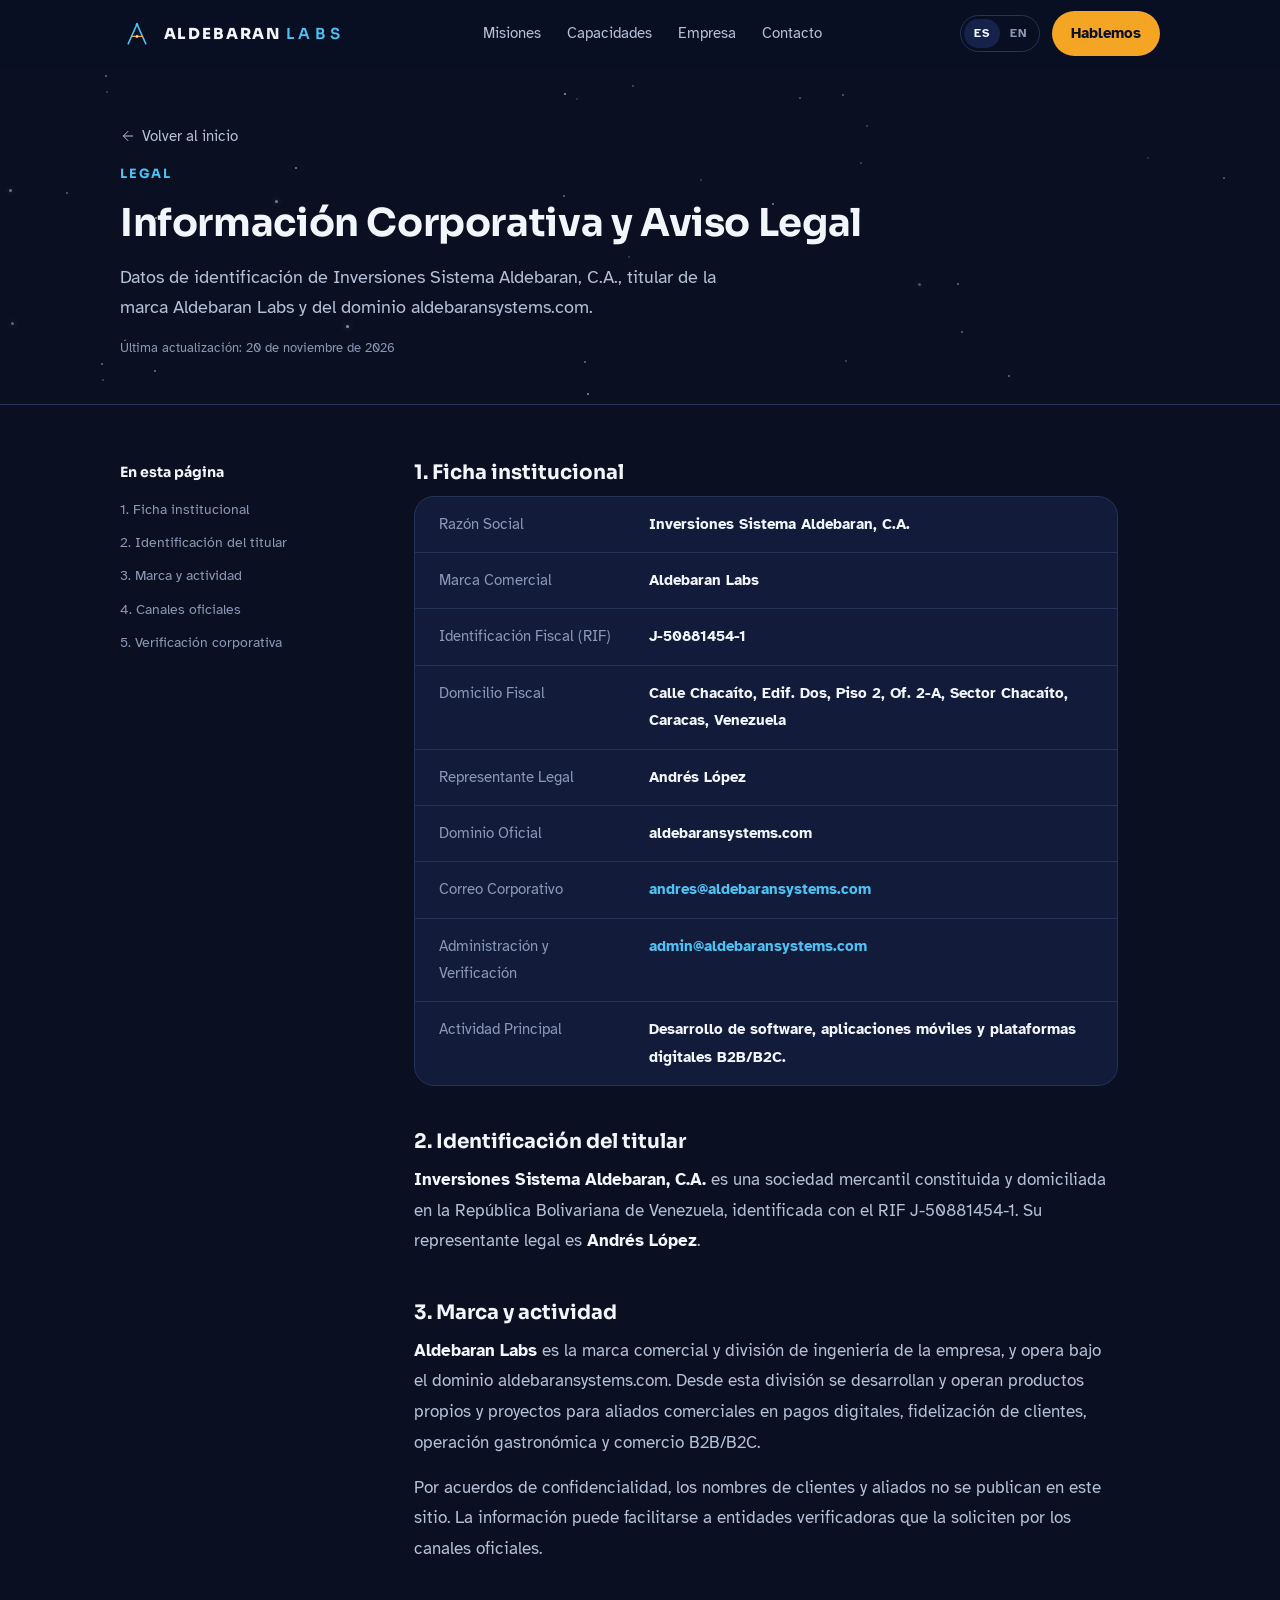
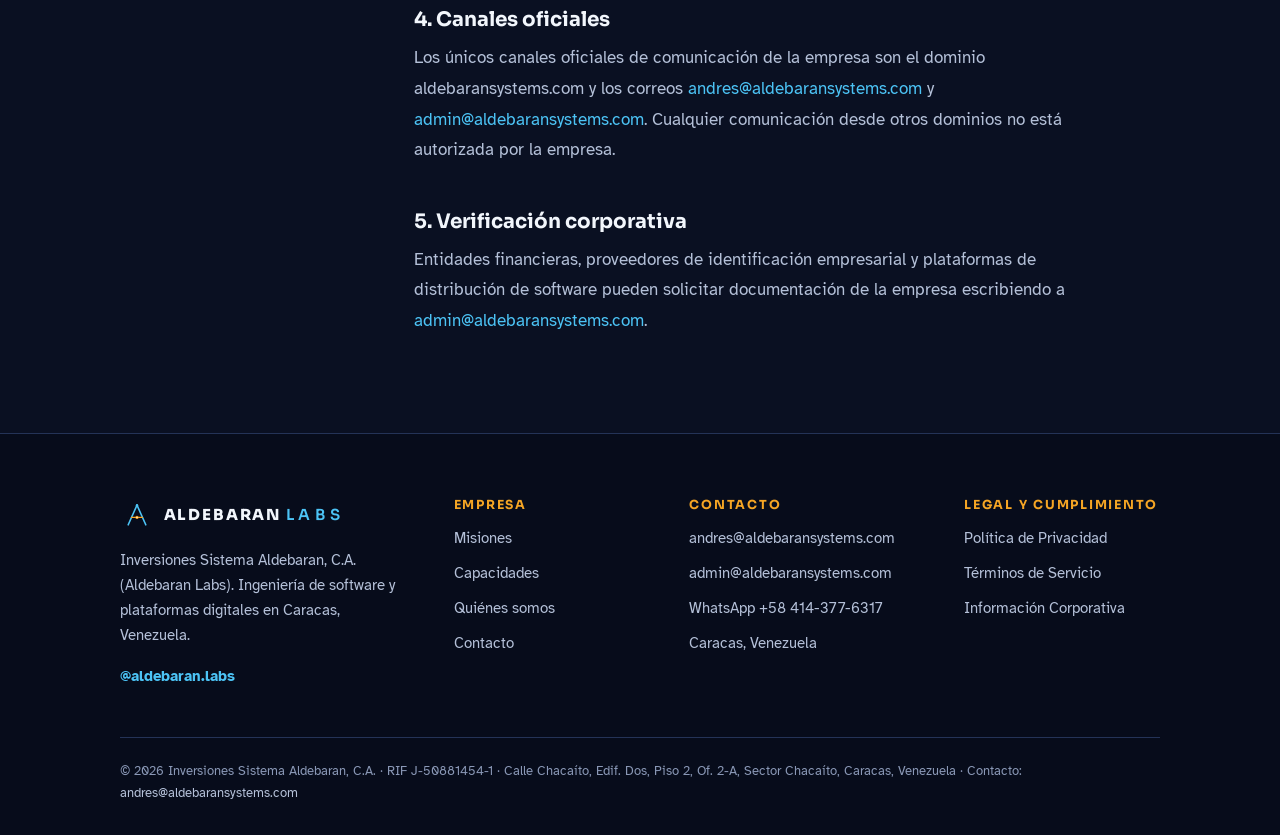
<file: legal/index.html>
<!DOCTYPE html>
<html lang="es">
<head>
<meta charset="utf-8">
<meta name="viewport" content="width=device-width, initial-scale=1">
<script>document.documentElement.classList.add("js")</script>
<title>Información Corporativa y Aviso Legal — Inversiones Sistema Aldebaran, C.A.</title>
<meta name="description" content="Información corporativa de Inversiones Sistema Aldebaran, C.A.: RIF J-50881454-1, domicilio fiscal en Caracas, representante legal y canales oficiales.">
<link rel="canonical" href="https://aldebaransystems.com/legal/">
<link rel="alternate" hreflang="es" href="https://aldebaransystems.com/legal/">
<link rel="alternate" hreflang="en" href="https://aldebaransystems.com/legal/?lang=en">
<meta name="theme-color" content="#0A1022">
<meta property="og:type" content="website">
<meta property="og:site_name" content="Aldebaran Labs">
<meta property="og:title" content="Información Corporativa y Aviso Legal — Inversiones Sistema Aldebaran, C.A.">
<meta property="og:description" content="Información corporativa de Inversiones Sistema Aldebaran, C.A.: RIF J-50881454-1, domicilio fiscal en Caracas, representante legal y canales oficiales.">
<meta property="og:url" content="https://aldebaransystems.com/legal/">
<meta property="og:image" content="https://aldebaransystems.com/assets/img/og-image.png">
<meta property="og:locale" content="es_VE">
<meta property="og:locale:alternate" content="en_US">
<meta name="twitter:card" content="summary_large_image">
<link rel="icon" type="image/svg+xml" href="../assets/img/favicon.svg">
<link rel="apple-touch-icon" href="../assets/img/apple-touch-icon.png">
<link rel="manifest" href="../site.webmanifest">
<link rel="preconnect" href="https://fonts.googleapis.com">
<link rel="preconnect" href="https://fonts.gstatic.com" crossorigin>
<link rel="stylesheet" href="https://fonts.googleapis.com/css2?family=Sora:wght@600;700;800&family=Atkinson+Hyperlegible:wght@400;700&display=swap">
<link rel="stylesheet" href="../assets/css/site.css">
</head>
<body>
<a class="skip" href="#main">Saltar al contenido</a>
<header class="site-header">
  <div class="container">
    <a class="brand" href="../" aria-label="Aldebaran Labs — inicio">
      <img src="../assets/img/logo.svg" alt="" width="34" height="34"><span>ALDEBARAN <small>LABS</small></span>
    </a>
    <nav class="nav" aria-label="Principal">
        <a href="../#proyectos" data-i18n="nav.projects">Misiones</a>
        <a href="../#capacidades" data-i18n="nav.capabilities">Capacidades</a>
        <a href="../#empresa" data-i18n="nav.company">Empresa</a>
        <a href="../#contacto" data-i18n="nav.contact">Contacto</a>
    </nav>
    <div class="header-actions">
      <div class="lang" role="group" aria-label="Idioma / Language">
        <button type="button" data-lang="es" aria-pressed="true">ES</button>
        <button type="button" data-lang="en" aria-pressed="false">EN</button>
      </div>
      <a class="btn btn-primary btn-sm" href="../#contacto" data-i18n="nav.cta">Hablemos</a>
      <button class="menu-toggle" type="button" aria-label="Menú" aria-expanded="false" aria-controls="mobile-nav"><svg viewBox="0 0 24 24" fill="none" stroke="currentColor" stroke-width="1.5" stroke-linecap="round" stroke-linejoin="round" aria-hidden="true"><path d="M4 6h16M4 12h16M4 18h16"/></svg></button>
    </div>
  </div>
</header>
<nav class="mobile-nav" id="mobile-nav" aria-label="Móvil">
    <a href="../#proyectos" data-i18n="nav.projects">Misiones</a>
    <a href="../#capacidades" data-i18n="nav.capabilities">Capacidades</a>
    <a href="../#empresa" data-i18n="nav.company">Empresa</a>
    <a href="../#contacto" data-i18n="nav.contact">Contacto</a>
    <a class="btn btn-primary" href="../#contacto" data-i18n="nav.cta">Hablemos</a>
</nav>
<main id="main">
<section class="doc-hero">
  <div class="sky" aria-hidden="true"></div>
  <div class="container">
    <a class="back" href="../"><svg viewBox="0 0 24 24" fill="none" stroke="currentColor" stroke-width="1.5" stroke-linecap="round" stroke-linejoin="round" aria-hidden="true"><path d="m12 19-7-7 7-7"/><path d="M19 12H5"/></svg><span data-i18n="back">Volver al inicio</span></a>
    <p class="eyebrow" data-i18n="lg.eyebrow">Legal</p>
    <h1 class="h-section" data-i18n="lg.title">Información Corporativa y Aviso Legal</h1>
    <p class="lead" data-i18n="lg.intro">Datos de identificación de Inversiones Sistema Aldebaran, C.A., titular de la marca Aldebaran Labs y del dominio aldebaransystems.com.</p>
    <p class="muted" style="font-size:13px" data-i18n="lg.updated">Última actualización: 20 de noviembre de 2026</p>
  </div>
</section>
<div class="container doc-layout">
  <nav class="toc" aria-label="Contenido">
    <p data-i18n="lg.toc">En esta página</p>
    <a href="#ficha"><span data-i18n="lg.toc1">1. Ficha institucional</span></a><a href="#titular"><span data-i18n="lg.toc2">2. Identificación del titular</span></a><a href="#marca"><span data-i18n="lg.toc3">3. Marca y actividad</span></a><a href="#canales"><span data-i18n="lg.toc4">4. Canales oficiales</span></a><a href="#verificacion"><span data-i18n="lg.toc5">5. Verificación corporativa</span></a>
  </nav>
  <article class="prose">
        <h2 id="ficha" data-i18n="lg.h1">1. Ficha institucional</h2>
    <div class="facts"><dl>
      <div><dt data-i18n="lf.l0">Razón Social</dt><dd>Inversiones Sistema Aldebaran, C.A.</dd></div>
      <div><dt data-i18n="lf.l1">Marca Comercial</dt><dd>Aldebaran Labs</dd></div>
      <div><dt data-i18n="lf.l2">Identificación Fiscal (RIF)</dt><dd>J-50881454-1</dd></div>
      <div><dt data-i18n="lf.l3">Domicilio Fiscal</dt><dd>Calle Chacaíto, Edif. Dos, Piso 2, Of. 2-A, Sector Chacaíto, Caracas, Venezuela</dd></div>
      <div><dt data-i18n="lf.l4">Representante Legal</dt><dd>Andrés López</dd></div>
      <div><dt data-i18n="lf.l5">Dominio Oficial</dt><dd>aldebaransystems.com</dd></div>
      <div><dt data-i18n="lf.l6">Correo Corporativo</dt><dd><a href="mailto:andres@aldebaransystems.com">andres@aldebaransystems.com</a></dd></div>
      <div><dt data-i18n="lf.l7">Administración y Verificación</dt><dd><a href="mailto:admin@aldebaransystems.com">admin@aldebaransystems.com</a></dd></div>
      <div><dt data-i18n="lf.l8">Actividad Principal</dt><dd data-i18n="lf.v8">Desarrollo de software, aplicaciones móviles y plataformas digitales B2B/B2C.</dd></div>
    </dl></div>
    <h2 id="titular" data-i18n="lg.h2">2. Identificación del titular</h2>
    <p data-i18n="lg.2.0"><strong>Inversiones Sistema Aldebaran, C.A.</strong> es una sociedad mercantil constituida y domiciliada en la República Bolivariana de Venezuela, identificada con el RIF J-50881454-1. Su representante legal es <strong>Andrés López</strong>.</p>
    <h2 id="marca" data-i18n="lg.h3">3. Marca y actividad</h2>
    <p data-i18n="lg.3.0"><strong>Aldebaran Labs</strong> es la marca comercial y división de ingeniería de la empresa, y opera bajo el dominio aldebaransystems.com. Desde esta división se desarrollan y operan productos propios y proyectos para aliados comerciales en pagos digitales, fidelización de clientes, operación gastronómica y comercio B2B/B2C.</p>
    <p data-i18n="lg.3.1">Por acuerdos de confidencialidad, los nombres de clientes y aliados no se publican en este sitio. La información puede facilitarse a entidades verificadoras que la soliciten por los canales oficiales.</p>
    <h2 id="canales" data-i18n="lg.h4">4. Canales oficiales</h2>
    <p data-i18n="lg.4.0">Los únicos canales oficiales de comunicación de la empresa son el dominio aldebaransystems.com y los correos <a href="mailto:andres@aldebaransystems.com">andres@aldebaransystems.com</a> y <a href="mailto:admin@aldebaransystems.com">admin@aldebaransystems.com</a>. Cualquier comunicación desde otros dominios no está autorizada por la empresa.</p>
    <h2 id="verificacion" data-i18n="lg.h5">5. Verificación corporativa</h2>
    <p data-i18n="lg.5.0">Entidades financieras, proveedores de identificación empresarial y plataformas de distribución de software pueden solicitar documentación de la empresa escribiendo a <a href="mailto:admin@aldebaransystems.com">admin@aldebaransystems.com</a>.</p>
  </article>
</div>
</main>
<footer class="site-footer">
  <div class="container">
    <div class="footer-grid">
      <div class="footer-about">
        <a class="brand" href="../"><img src="../assets/img/logo.svg" alt="" width="34" height="34"><span>ALDEBARAN <small>LABS</small></span></a>
        <p data-i18n="footer.about">Inversiones Sistema Aldebaran, C.A. (Aldebaran Labs). Ingeniería de software y plataformas digitales en Caracas, Venezuela.</p>
        <a class="ig" href="https://instagram.com/aldebaran.labs" target="_blank" rel="noopener noreferrer">@aldebaran.labs</a>
      </div>
      <div class="footer-col">
        <h4 data-i18n="footer.company">Empresa</h4>
        <ul>
          <li><a href="../#proyectos" data-i18n="footer.projects">Misiones</a></li>
          <li><a href="../#capacidades" data-i18n="footer.capabilities">Capacidades</a></li>
          <li><a href="../#empresa" data-i18n="footer.about.link">Quiénes somos</a></li>
          <li><a href="../#contacto" data-i18n="footer.contact">Contacto</a></li>
        </ul>
      </div>
      <div class="footer-col">
        <h4 data-i18n="footer.reach">Contacto</h4>
        <ul>
          <li><a href="mailto:andres@aldebaransystems.com">andres@aldebaransystems.com</a></li>
          <li><a href="mailto:admin@aldebaransystems.com">admin@aldebaransystems.com</a></li>
          <li><a href="https://wa.me/584143776317" target="_blank" rel="noopener noreferrer">WhatsApp +58 414-377-6317</a></li>
          <li>Caracas, Venezuela</li>
        </ul>
      </div>
      <div class="footer-col">
        <h4 data-i18n="footer.legal">Legal y cumplimiento</h4>
        <ul>
          <li><a href="../privacidad/" data-i18n="footer.privacy">Política de Privacidad</a></li>
          <li><a href="../terminos/" data-i18n="footer.terms">Términos de Servicio</a></li>
          <li><a href="../legal/" data-i18n="footer.corporate">Información Corporativa</a></li>
        </ul>
      </div>
    </div>
    <div class="footer-legal">
      © <span data-year>2026</span> Inversiones Sistema Aldebaran, C.A. · RIF J-50881454-1 · Calle Chacaíto, Edif. Dos, Piso 2, Of. 2-A, Sector Chacaíto, Caracas, Venezuela · <span data-i18n="footer.contact.label">Contacto</span>: <a href="mailto:andres@aldebaransystems.com">andres@aldebaransystems.com</a>
    </div>
  </div>
</footer>
<script type="application/json" id="i18n-en">
{
 "lf.l0": "Legal name",
 "lf.l1": "Trade name",
 "lf.l2": "Tax ID (RIF)",
 "lf.l3": "Registered address",
 "lf.l4": "Legal representative",
 "lf.l5": "Official domain",
 "lf.l6": "Corporate email",
 "lf.l7": "Administration & verification",
 "lf.v8": "Software development, mobile applications and B2B/B2C digital platforms.",
 "lf.l8": "Principal activity",
 "lg.toc1": "1. Company profile",
 "lg.h1": "1. Company profile",
 "lg.toc2": "2. Owner identification",
 "lg.h2": "2. Owner identification",
 "lg.2.0": "<strong>Inversiones Sistema Aldebaran, C.A.<\/strong> is a commercial company incorporated and domiciled in the Bolivarian Republic of Venezuela, identified with RIF J-50881454-1. Its legal representative is <strong>Andrés López<\/strong>.",
 "lg.toc3": "3. Brand and activity",
 "lg.h3": "3. Brand and activity",
 "lg.3.0": "<strong>Aldebaran Labs<\/strong> is the company’s trade name and engineering division, operating under the aldebaransystems.com domain. This division develops and operates its own products and projects for commercial partners in digital payments, customer loyalty, food service operations and B2B/B2C commerce.",
 "lg.3.1": "Under confidentiality agreements, client and partner names are not published on this site. The information can be provided to verifying entities that request it through the official channels.",
 "lg.toc4": "4. Official channels",
 "lg.h4": "4. Official channels",
 "lg.4.0": "The company’s only official communication channels are the aldebaransystems.com domain and the emails <a href=\"mailto:andres@aldebaransystems.com\">andres@aldebaransystems.com<\/a> and <a href=\"mailto:admin@aldebaransystems.com\">admin@aldebaransystems.com<\/a>. Any communication from other domains is not authorized by the company.",
 "lg.toc5": "5. Corporate verification",
 "lg.h5": "5. Corporate verification",
 "lg.5.0": "Financial institutions, business identity providers and software distribution platforms may request company documentation by writing to <a href=\"mailto:admin@aldebaransystems.com\">admin@aldebaransystems.com<\/a>.",
 "lg.eyebrow": "Legal",
 "lg.title": "Corporate Information and Legal Notice",
 "lg.intro": "Identification details of Inversiones Sistema Aldebaran, C.A., owner of the Aldebaran Labs brand and the aldebaransystems.com domain.",
 "lg.updated": "Last updated: November 20, 2026",
 "lg.toc": "On this page",
 "meta.title": "Corporate Information and Legal Notice — Inversiones Sistema Aldebaran, C.A.",
 "meta.description": "Corporate information for Inversiones Sistema Aldebaran, C.A.: RIF J-50881454-1, registered address in Caracas, legal representative and official channels."
}
</script>
<script src="../assets/js/main.js" defer></script>
</body>
</html>
</file>
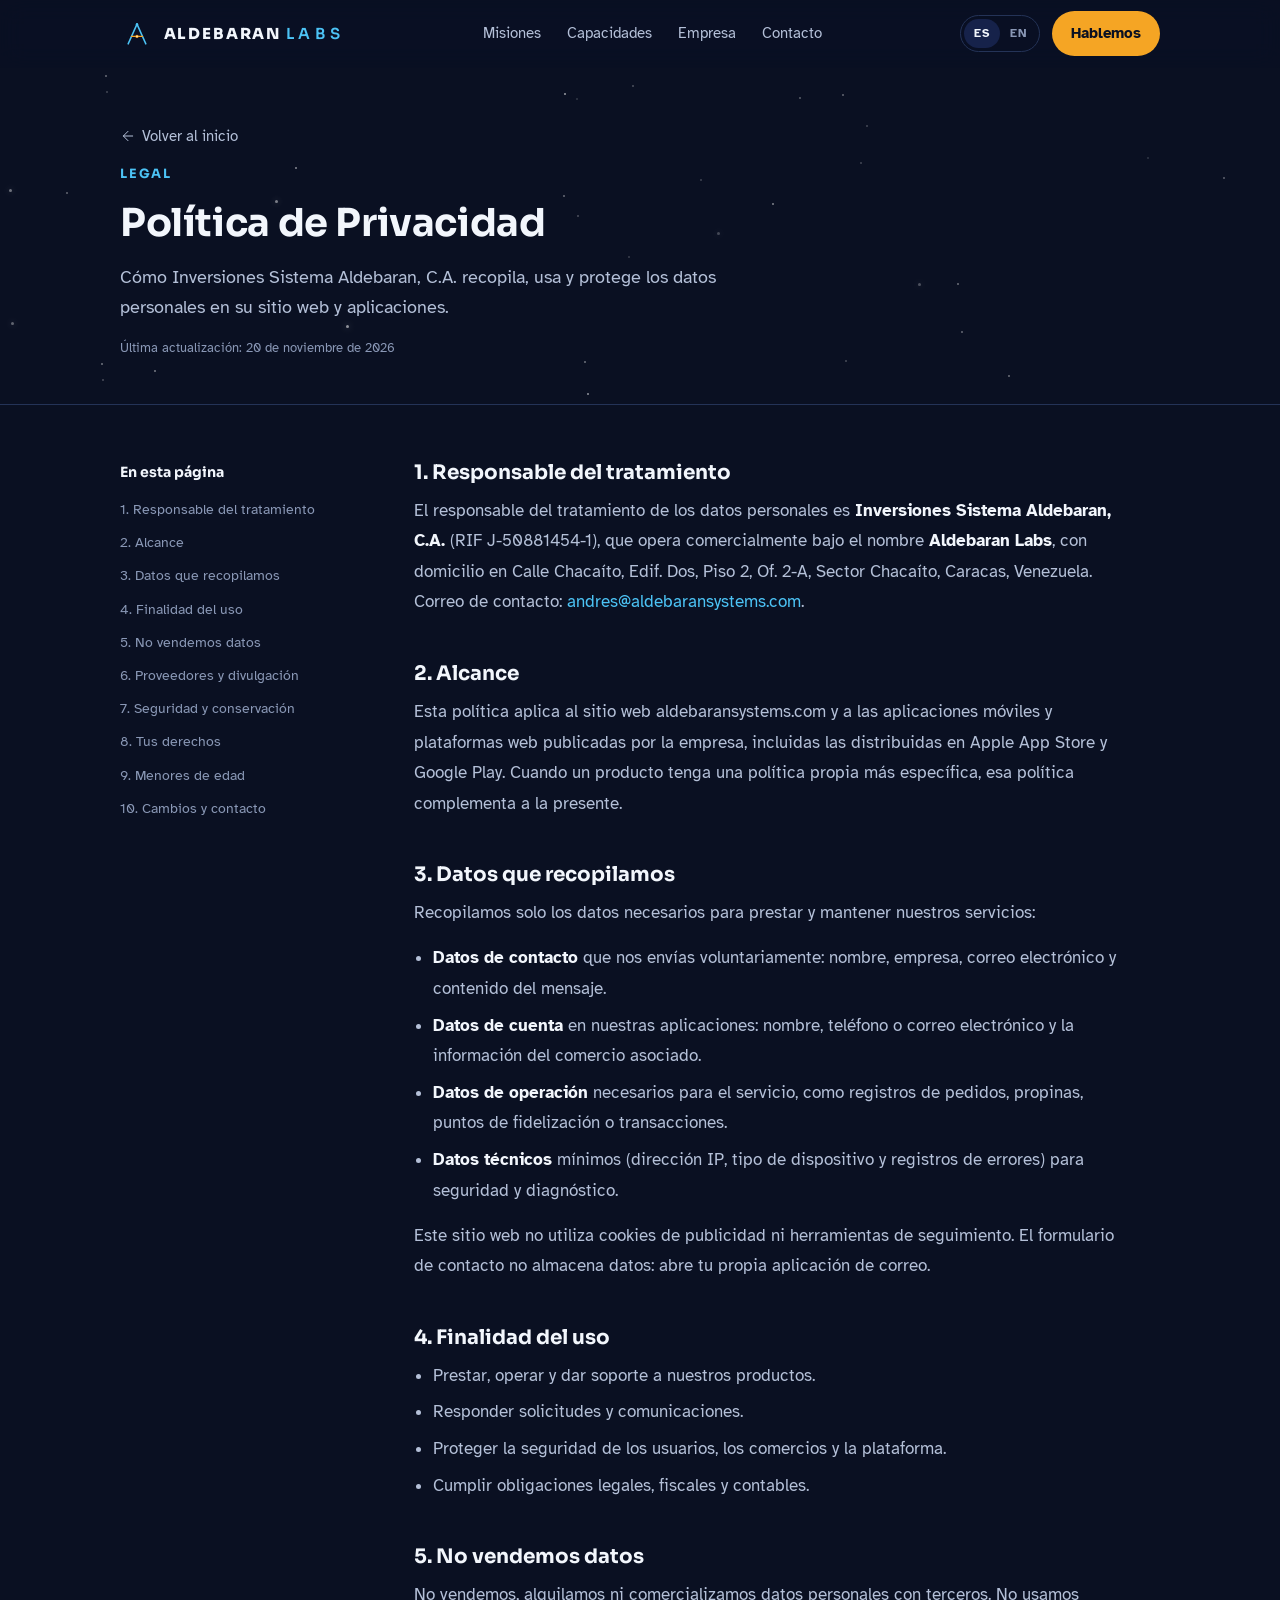
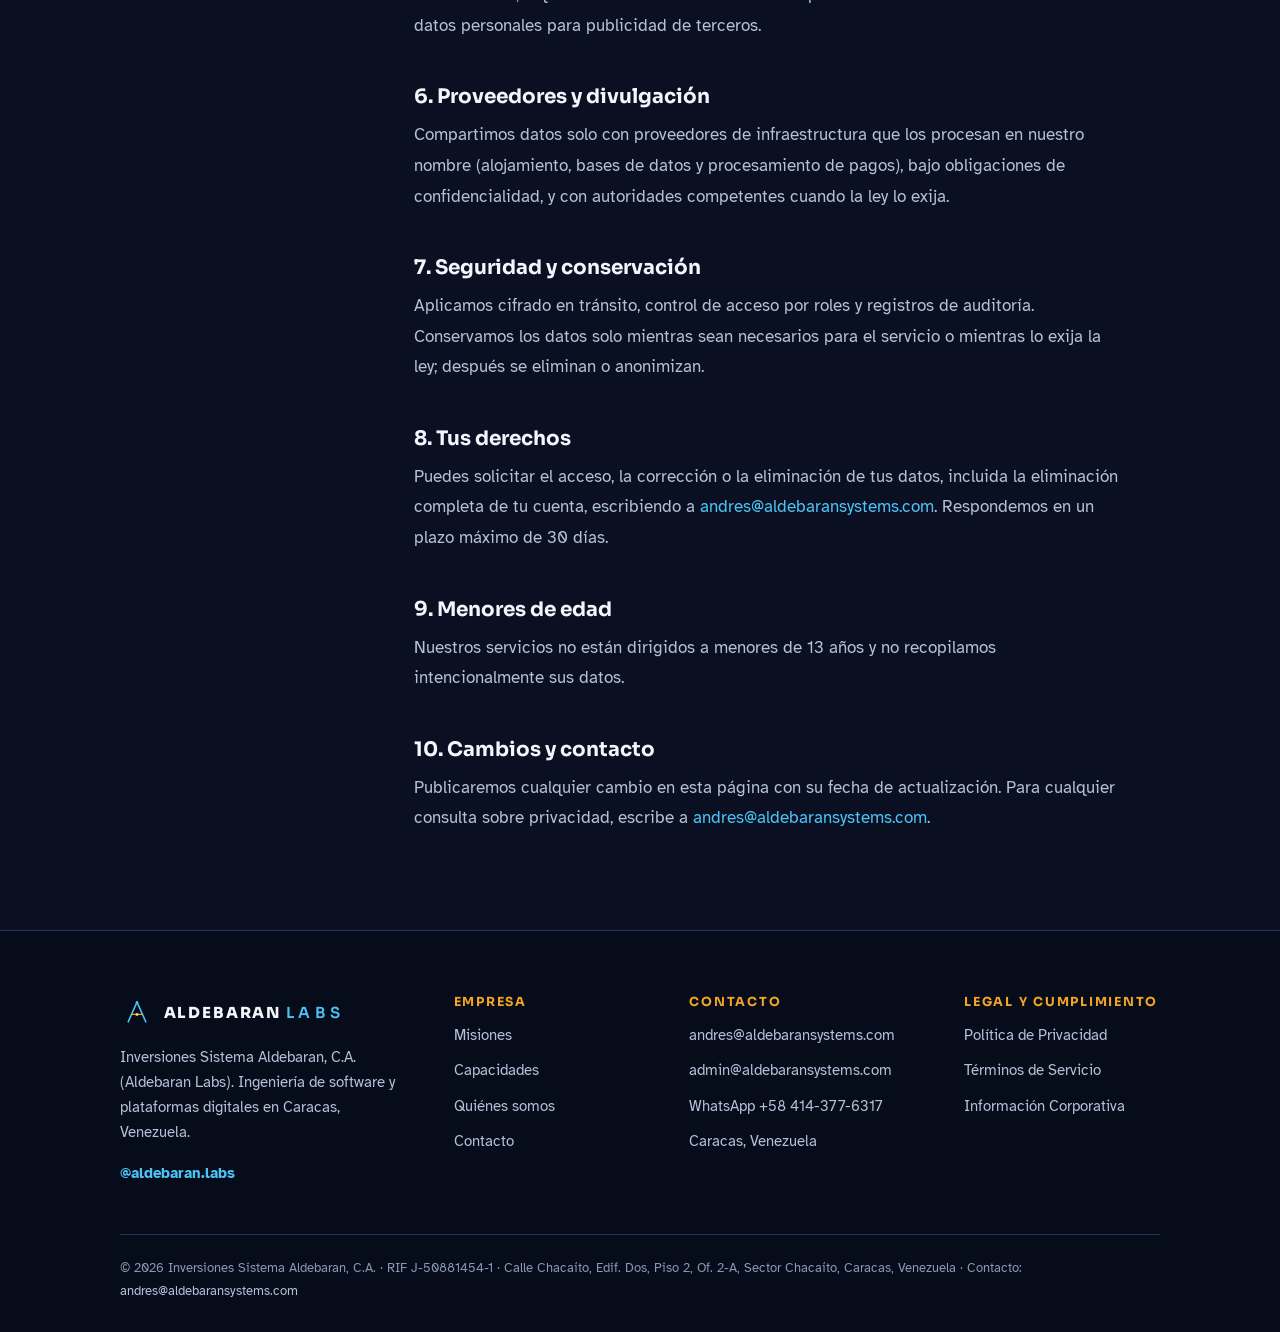
<file: privacidad/index.html>
<!DOCTYPE html>
<html lang="es">
<head>
<meta charset="utf-8">
<meta name="viewport" content="width=device-width, initial-scale=1">
<script>document.documentElement.classList.add("js")</script>
<title>Política de Privacidad — Inversiones Sistema Aldebaran, C.A.</title>
<meta name="description" content="Política de Privacidad de Inversiones Sistema Aldebaran, C.A. (Aldebaran Labs) para aldebaransystems.com y sus aplicaciones móviles.">
<link rel="canonical" href="https://aldebaransystems.com/privacidad/">
<link rel="alternate" hreflang="es" href="https://aldebaransystems.com/privacidad/">
<link rel="alternate" hreflang="en" href="https://aldebaransystems.com/privacidad/?lang=en">
<meta name="theme-color" content="#0A1022">
<meta property="og:type" content="website">
<meta property="og:site_name" content="Aldebaran Labs">
<meta property="og:title" content="Política de Privacidad — Inversiones Sistema Aldebaran, C.A.">
<meta property="og:description" content="Política de Privacidad de Inversiones Sistema Aldebaran, C.A. (Aldebaran Labs) para aldebaransystems.com y sus aplicaciones móviles.">
<meta property="og:url" content="https://aldebaransystems.com/privacidad/">
<meta property="og:image" content="https://aldebaransystems.com/assets/img/og-image.png">
<meta property="og:locale" content="es_VE">
<meta property="og:locale:alternate" content="en_US">
<meta name="twitter:card" content="summary_large_image">
<link rel="icon" type="image/svg+xml" href="../assets/img/favicon.svg">
<link rel="apple-touch-icon" href="../assets/img/apple-touch-icon.png">
<link rel="manifest" href="../site.webmanifest">
<link rel="preconnect" href="https://fonts.googleapis.com">
<link rel="preconnect" href="https://fonts.gstatic.com" crossorigin>
<link rel="stylesheet" href="https://fonts.googleapis.com/css2?family=Sora:wght@600;700;800&family=Atkinson+Hyperlegible:wght@400;700&display=swap">
<link rel="stylesheet" href="../assets/css/site.css">
</head>
<body>
<a class="skip" href="#main">Saltar al contenido</a>
<header class="site-header">
  <div class="container">
    <a class="brand" href="../" aria-label="Aldebaran Labs — inicio">
      <img src="../assets/img/logo.svg" alt="" width="34" height="34"><span>ALDEBARAN <small>LABS</small></span>
    </a>
    <nav class="nav" aria-label="Principal">
        <a href="../#proyectos" data-i18n="nav.projects">Misiones</a>
        <a href="../#capacidades" data-i18n="nav.capabilities">Capacidades</a>
        <a href="../#empresa" data-i18n="nav.company">Empresa</a>
        <a href="../#contacto" data-i18n="nav.contact">Contacto</a>
    </nav>
    <div class="header-actions">
      <div class="lang" role="group" aria-label="Idioma / Language">
        <button type="button" data-lang="es" aria-pressed="true">ES</button>
        <button type="button" data-lang="en" aria-pressed="false">EN</button>
      </div>
      <a class="btn btn-primary btn-sm" href="../#contacto" data-i18n="nav.cta">Hablemos</a>
      <button class="menu-toggle" type="button" aria-label="Menú" aria-expanded="false" aria-controls="mobile-nav"><svg viewBox="0 0 24 24" fill="none" stroke="currentColor" stroke-width="1.5" stroke-linecap="round" stroke-linejoin="round" aria-hidden="true"><path d="M4 6h16M4 12h16M4 18h16"/></svg></button>
    </div>
  </div>
</header>
<nav class="mobile-nav" id="mobile-nav" aria-label="Móvil">
    <a href="../#proyectos" data-i18n="nav.projects">Misiones</a>
    <a href="../#capacidades" data-i18n="nav.capabilities">Capacidades</a>
    <a href="../#empresa" data-i18n="nav.company">Empresa</a>
    <a href="../#contacto" data-i18n="nav.contact">Contacto</a>
    <a class="btn btn-primary" href="../#contacto" data-i18n="nav.cta">Hablemos</a>
</nav>
<main id="main">
<section class="doc-hero">
  <div class="sky" aria-hidden="true"></div>
  <div class="container">
    <a class="back" href="../"><svg viewBox="0 0 24 24" fill="none" stroke="currentColor" stroke-width="1.5" stroke-linecap="round" stroke-linejoin="round" aria-hidden="true"><path d="m12 19-7-7 7-7"/><path d="M19 12H5"/></svg><span data-i18n="back">Volver al inicio</span></a>
    <p class="eyebrow" data-i18n="pv.eyebrow">Legal</p>
    <h1 class="h-section" data-i18n="pv.title">Política de Privacidad</h1>
    <p class="lead" data-i18n="pv.intro">Cómo Inversiones Sistema Aldebaran, C.A. recopila, usa y protege los datos personales en su sitio web y aplicaciones.</p>
    <p class="muted" style="font-size:13px" data-i18n="pv.updated">Última actualización: 20 de noviembre de 2026</p>
  </div>
</section>
<div class="container doc-layout">
  <nav class="toc" aria-label="Contenido">
    <p data-i18n="pv.toc">En esta página</p>
    <a href="#responsable"><span data-i18n="pv.toc1">1. Responsable del tratamiento</span></a><a href="#alcance"><span data-i18n="pv.toc2">2. Alcance</span></a><a href="#datos"><span data-i18n="pv.toc3">3. Datos que recopilamos</span></a><a href="#uso"><span data-i18n="pv.toc4">4. Finalidad del uso</span></a><a href="#venta"><span data-i18n="pv.toc5">5. No vendemos datos</span></a><a href="#terceros"><span data-i18n="pv.toc6">6. Proveedores y divulgación</span></a><a href="#seguridad"><span data-i18n="pv.toc7">7. Seguridad y conservación</span></a><a href="#derechos"><span data-i18n="pv.toc8">8. Tus derechos</span></a><a href="#menores"><span data-i18n="pv.toc9">9. Menores de edad</span></a><a href="#cambios"><span data-i18n="pv.toc10">10. Cambios y contacto</span></a>
  </nav>
  <article class="prose">
        <h2 id="responsable" data-i18n="pv.h1">1. Responsable del tratamiento</h2>
    <p data-i18n="pv.1.0">El responsable del tratamiento de los datos personales es <strong>Inversiones Sistema Aldebaran, C.A.</strong> (RIF J-50881454-1), que opera comercialmente bajo el nombre <strong>Aldebaran Labs</strong>, con domicilio en Calle Chacaíto, Edif. Dos, Piso 2, Of. 2-A, Sector Chacaíto, Caracas, Venezuela. Correo de contacto: <a href="mailto:andres@aldebaransystems.com">andres@aldebaransystems.com</a>.</p>
    <h2 id="alcance" data-i18n="pv.h2">2. Alcance</h2>
    <p data-i18n="pv.2.0">Esta política aplica al sitio web aldebaransystems.com y a las aplicaciones móviles y plataformas web publicadas por la empresa, incluidas las distribuidas en Apple App Store y Google Play. Cuando un producto tenga una política propia más específica, esa política complementa a la presente.</p>
    <h2 id="datos" data-i18n="pv.h3">3. Datos que recopilamos</h2>
    <p data-i18n="pv.3.0">Recopilamos solo los datos necesarios para prestar y mantener nuestros servicios:</p>
    <ul><li data-i18n="pv.3.1.0"><strong>Datos de contacto</strong> que nos envías voluntariamente: nombre, empresa, correo electrónico y contenido del mensaje.</li><li data-i18n="pv.3.1.1"><strong>Datos de cuenta</strong> en nuestras aplicaciones: nombre, teléfono o correo electrónico y la información del comercio asociado.</li><li data-i18n="pv.3.1.2"><strong>Datos de operación</strong> necesarios para el servicio, como registros de pedidos, propinas, puntos de fidelización o transacciones.</li><li data-i18n="pv.3.1.3"><strong>Datos técnicos</strong> mínimos (dirección IP, tipo de dispositivo y registros de errores) para seguridad y diagnóstico.</li></ul>
    <p data-i18n="pv.3.2">Este sitio web no utiliza cookies de publicidad ni herramientas de seguimiento. El formulario de contacto no almacena datos: abre tu propia aplicación de correo.</p>
    <h2 id="uso" data-i18n="pv.h4">4. Finalidad del uso</h2>
    <ul><li data-i18n="pv.4.0.0">Prestar, operar y dar soporte a nuestros productos.</li><li data-i18n="pv.4.0.1">Responder solicitudes y comunicaciones.</li><li data-i18n="pv.4.0.2">Proteger la seguridad de los usuarios, los comercios y la plataforma.</li><li data-i18n="pv.4.0.3">Cumplir obligaciones legales, fiscales y contables.</li></ul>
    <h2 id="venta" data-i18n="pv.h5">5. No vendemos datos</h2>
    <p data-i18n="pv.5.0">No vendemos, alquilamos ni comercializamos datos personales con terceros. No usamos datos personales para publicidad de terceros.</p>
    <h2 id="terceros" data-i18n="pv.h6">6. Proveedores y divulgación</h2>
    <p data-i18n="pv.6.0">Compartimos datos solo con proveedores de infraestructura que los procesan en nuestro nombre (alojamiento, bases de datos y procesamiento de pagos), bajo obligaciones de confidencialidad, y con autoridades competentes cuando la ley lo exija.</p>
    <h2 id="seguridad" data-i18n="pv.h7">7. Seguridad y conservación</h2>
    <p data-i18n="pv.7.0">Aplicamos cifrado en tránsito, control de acceso por roles y registros de auditoría. Conservamos los datos solo mientras sean necesarios para el servicio o mientras lo exija la ley; después se eliminan o anonimizan.</p>
    <h2 id="derechos" data-i18n="pv.h8">8. Tus derechos</h2>
    <p data-i18n="pv.8.0">Puedes solicitar el acceso, la corrección o la eliminación de tus datos, incluida la eliminación completa de tu cuenta, escribiendo a <a href="mailto:andres@aldebaransystems.com">andres@aldebaransystems.com</a>. Respondemos en un plazo máximo de 30 días.</p>
    <h2 id="menores" data-i18n="pv.h9">9. Menores de edad</h2>
    <p data-i18n="pv.9.0">Nuestros servicios no están dirigidos a menores de 13 años y no recopilamos intencionalmente sus datos.</p>
    <h2 id="cambios" data-i18n="pv.h10">10. Cambios y contacto</h2>
    <p data-i18n="pv.10.0">Publicaremos cualquier cambio en esta página con su fecha de actualización. Para cualquier consulta sobre privacidad, escribe a <a href="mailto:andres@aldebaransystems.com">andres@aldebaransystems.com</a>.</p>
  </article>
</div>
</main>
<footer class="site-footer">
  <div class="container">
    <div class="footer-grid">
      <div class="footer-about">
        <a class="brand" href="../"><img src="../assets/img/logo.svg" alt="" width="34" height="34"><span>ALDEBARAN <small>LABS</small></span></a>
        <p data-i18n="footer.about">Inversiones Sistema Aldebaran, C.A. (Aldebaran Labs). Ingeniería de software y plataformas digitales en Caracas, Venezuela.</p>
        <a class="ig" href="https://instagram.com/aldebaran.labs" target="_blank" rel="noopener noreferrer">@aldebaran.labs</a>
      </div>
      <div class="footer-col">
        <h4 data-i18n="footer.company">Empresa</h4>
        <ul>
          <li><a href="../#proyectos" data-i18n="footer.projects">Misiones</a></li>
          <li><a href="../#capacidades" data-i18n="footer.capabilities">Capacidades</a></li>
          <li><a href="../#empresa" data-i18n="footer.about.link">Quiénes somos</a></li>
          <li><a href="../#contacto" data-i18n="footer.contact">Contacto</a></li>
        </ul>
      </div>
      <div class="footer-col">
        <h4 data-i18n="footer.reach">Contacto</h4>
        <ul>
          <li><a href="mailto:andres@aldebaransystems.com">andres@aldebaransystems.com</a></li>
          <li><a href="mailto:admin@aldebaransystems.com">admin@aldebaransystems.com</a></li>
          <li><a href="https://wa.me/584143776317" target="_blank" rel="noopener noreferrer">WhatsApp +58 414-377-6317</a></li>
          <li>Caracas, Venezuela</li>
        </ul>
      </div>
      <div class="footer-col">
        <h4 data-i18n="footer.legal">Legal y cumplimiento</h4>
        <ul>
          <li><a href="../privacidad/" data-i18n="footer.privacy">Política de Privacidad</a></li>
          <li><a href="../terminos/" data-i18n="footer.terms">Términos de Servicio</a></li>
          <li><a href="../legal/" data-i18n="footer.corporate">Información Corporativa</a></li>
        </ul>
      </div>
    </div>
    <div class="footer-legal">
      © <span data-year>2026</span> Inversiones Sistema Aldebaran, C.A. · RIF J-50881454-1 · Calle Chacaíto, Edif. Dos, Piso 2, Of. 2-A, Sector Chacaíto, Caracas, Venezuela · <span data-i18n="footer.contact.label">Contacto</span>: <a href="mailto:andres@aldebaransystems.com">andres@aldebaransystems.com</a>
    </div>
  </div>
</footer>
<script type="application/json" id="i18n-en">
{
 "pv.toc1": "1. Data controller",
 "pv.h1": "1. Data controller",
 "pv.1.0": "The controller of personal data is <strong>Inversiones Sistema Aldebaran, C.A.<\/strong> (RIF J-50881454-1), operating under the trade name <strong>Aldebaran Labs<\/strong>, with registered address at Calle Chacaíto, Edif. Dos, Piso 2, Of. 2-A, Sector Chacaíto, Caracas, Venezuela. Contact email: <a href=\"mailto:andres@aldebaransystems.com\">andres@aldebaransystems.com<\/a>.",
 "pv.toc2": "2. Scope",
 "pv.h2": "2. Scope",
 "pv.2.0": "This policy applies to the aldebaransystems.com website and to the mobile applications and web platforms published by the company, including those distributed on the Apple App Store and Google Play. Where a product has its own more specific policy, that policy supplements this one.",
 "pv.toc3": "3. Data we collect",
 "pv.h3": "3. Data we collect",
 "pv.3.0": "We collect only the data needed to provide and maintain our services:",
 "pv.3.1.0": "<strong>Contact data<\/strong> you send us voluntarily: name, company, email address and message content.",
 "pv.3.1.1": "<strong>Account data<\/strong> in our applications: name, phone number or email address and the associated merchant information.",
 "pv.3.1.2": "<strong>Operational data<\/strong> required for the service, such as records of orders, tips, loyalty points or transactions.",
 "pv.3.1.3": "Minimal <strong>technical data<\/strong> (IP address, device type and error logs) for security and diagnostics.",
 "pv.3.2": "This website does not use advertising cookies or tracking tools. The contact form does not store data: it opens your own email application.",
 "pv.toc4": "4. How we use data",
 "pv.h4": "4. How we use data",
 "pv.4.0.0": "To provide, operate and support our products.",
 "pv.4.0.1": "To respond to requests and communications.",
 "pv.4.0.2": "To protect the security of users, merchants and the platform.",
 "pv.4.0.3": "To comply with legal, tax and accounting obligations.",
 "pv.toc5": "5. We do not sell data",
 "pv.h5": "5. We do not sell data",
 "pv.5.0": "We do not sell, rent or trade personal data with third parties. We do not use personal data for third-party advertising.",
 "pv.toc6": "6. Service providers and disclosure",
 "pv.h6": "6. Service providers and disclosure",
 "pv.6.0": "We share data only with infrastructure providers that process it on our behalf (hosting, databases and payment processing), under confidentiality obligations, and with competent authorities when required by law.",
 "pv.toc7": "7. Security and retention",
 "pv.h7": "7. Security and retention",
 "pv.7.0": "We apply encryption in transit, role-based access control and audit logs. We keep data only as long as it is needed for the service or required by law; afterwards it is deleted or anonymized.",
 "pv.toc8": "8. Your rights",
 "pv.h8": "8. Your rights",
 "pv.8.0": "You may request access to, correction of, or deletion of your data, including full deletion of your account, by writing to <a href=\"mailto:andres@aldebaransystems.com\">andres@aldebaransystems.com<\/a>. We respond within 30 days at most.",
 "pv.toc9": "9. Children",
 "pv.h9": "9. Children",
 "pv.9.0": "Our services are not directed to children under 13 and we do not knowingly collect their data.",
 "pv.toc10": "10. Changes and contact",
 "pv.h10": "10. Changes and contact",
 "pv.10.0": "We will post any changes on this page with the update date. For any privacy question, write to <a href=\"mailto:andres@aldebaransystems.com\">andres@aldebaransystems.com<\/a>.",
 "pv.eyebrow": "Legal",
 "pv.title": "Privacy Policy",
 "pv.intro": "How Inversiones Sistema Aldebaran, C.A. collects, uses and protects personal data across its website and applications.",
 "pv.updated": "Last updated: November 20, 2026",
 "pv.toc": "On this page",
 "meta.title": "Privacy Policy — Inversiones Sistema Aldebaran, C.A.",
 "meta.description": "Privacy Policy of Inversiones Sistema Aldebaran, C.A. (Aldebaran Labs) for aldebaransystems.com and its mobile applications."
}
</script>
<script src="../assets/js/main.js" defer></script>
</body>
</html>
</file>
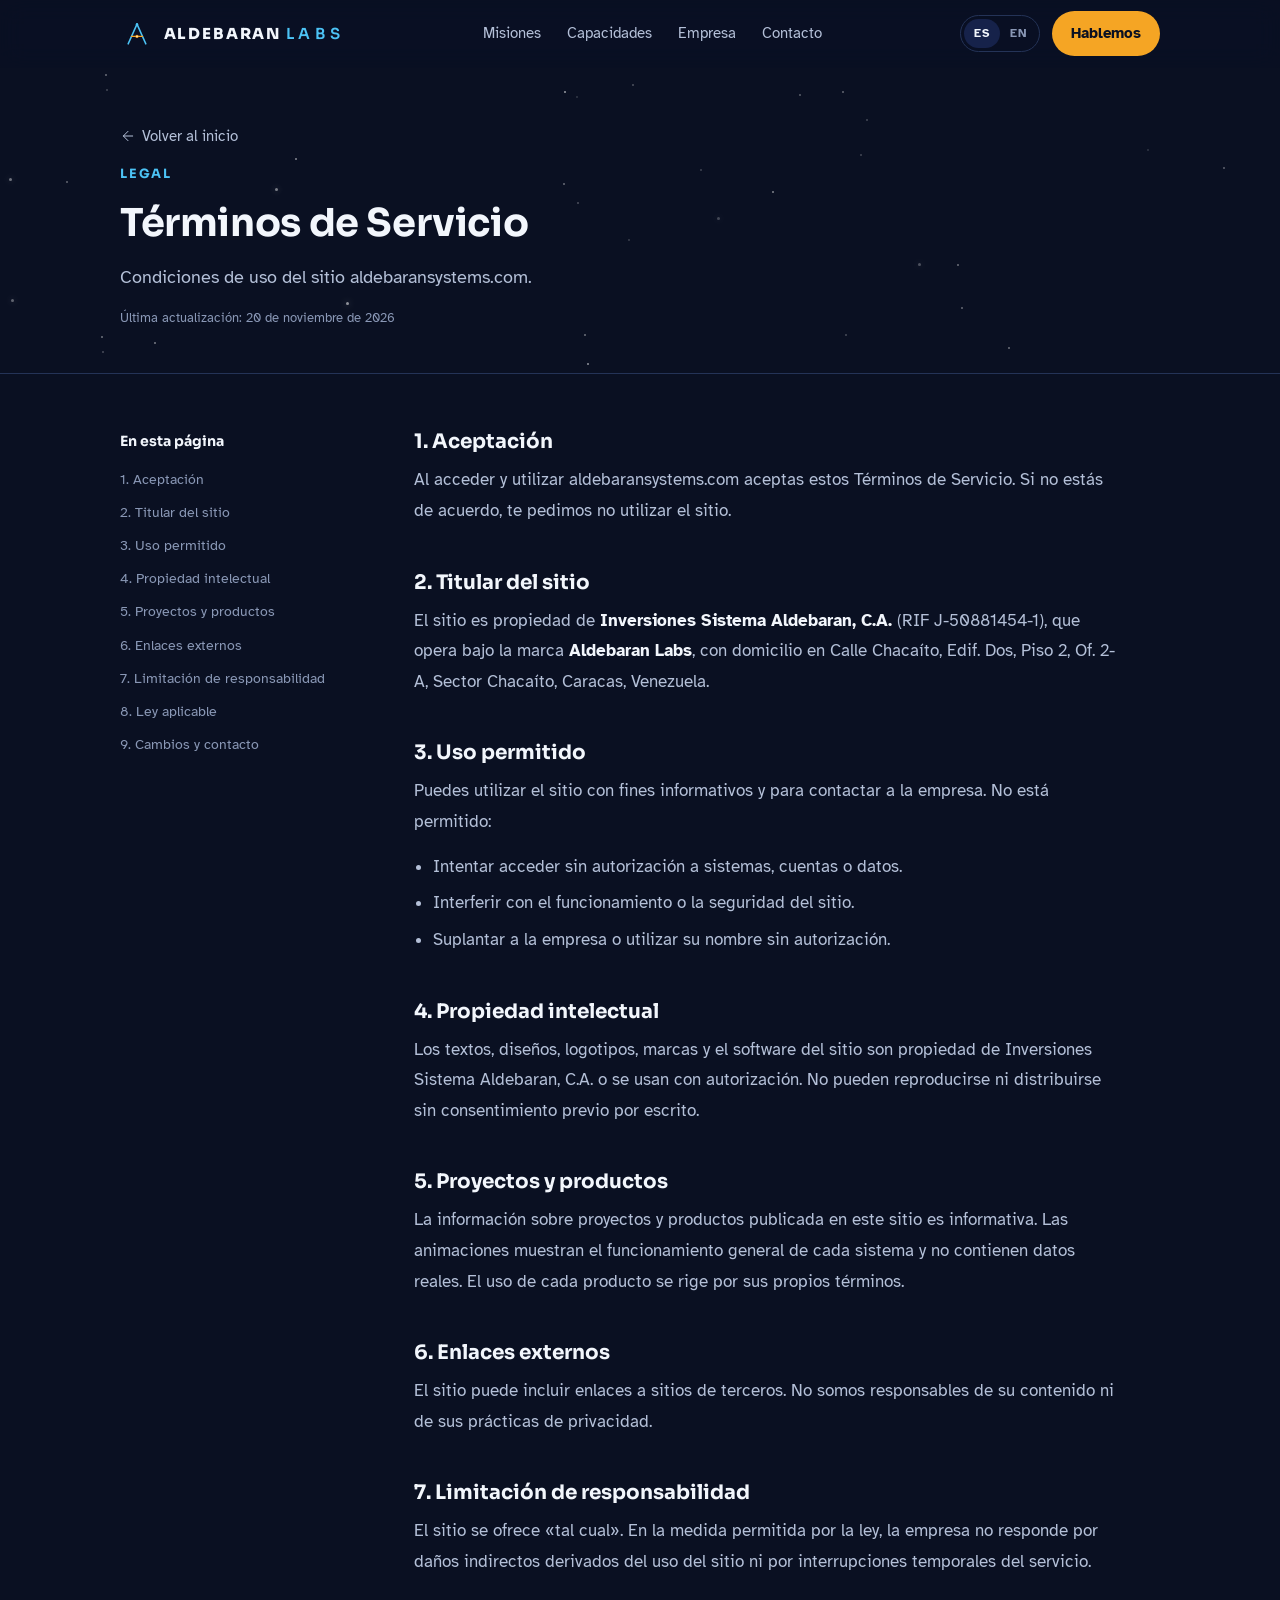
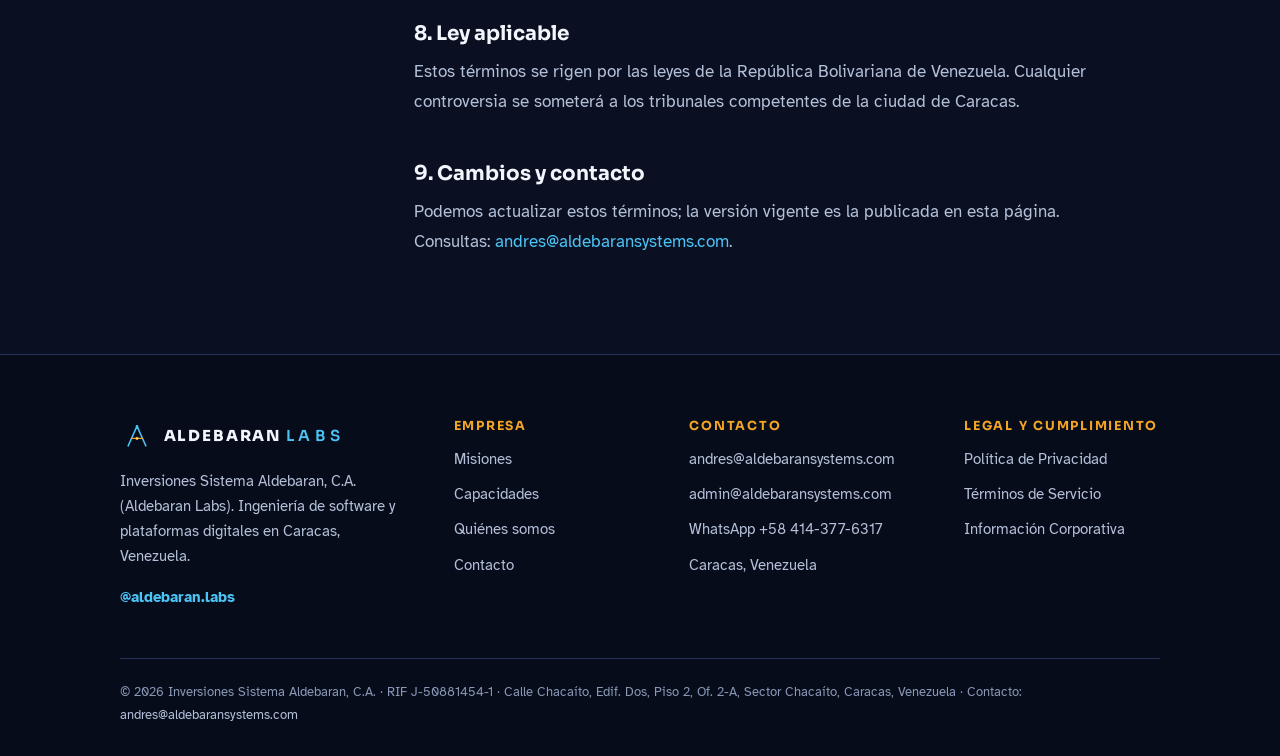
<file: terminos/index.html>
<!DOCTYPE html>
<html lang="es">
<head>
<meta charset="utf-8">
<meta name="viewport" content="width=device-width, initial-scale=1">
<script>document.documentElement.classList.add("js")</script>
<title>Términos de Servicio — Inversiones Sistema Aldebaran, C.A.</title>
<meta name="description" content="Términos de Servicio del sitio aldebaransystems.com, propiedad de Inversiones Sistema Aldebaran, C.A..">
<link rel="canonical" href="https://aldebaransystems.com/terminos/">
<link rel="alternate" hreflang="es" href="https://aldebaransystems.com/terminos/">
<link rel="alternate" hreflang="en" href="https://aldebaransystems.com/terminos/?lang=en">
<meta name="theme-color" content="#0A1022">
<meta property="og:type" content="website">
<meta property="og:site_name" content="Aldebaran Labs">
<meta property="og:title" content="Términos de Servicio — Inversiones Sistema Aldebaran, C.A.">
<meta property="og:description" content="Términos de Servicio del sitio aldebaransystems.com, propiedad de Inversiones Sistema Aldebaran, C.A..">
<meta property="og:url" content="https://aldebaransystems.com/terminos/">
<meta property="og:image" content="https://aldebaransystems.com/assets/img/og-image.png">
<meta property="og:locale" content="es_VE">
<meta property="og:locale:alternate" content="en_US">
<meta name="twitter:card" content="summary_large_image">
<link rel="icon" type="image/svg+xml" href="../assets/img/favicon.svg">
<link rel="apple-touch-icon" href="../assets/img/apple-touch-icon.png">
<link rel="manifest" href="../site.webmanifest">
<link rel="preconnect" href="https://fonts.googleapis.com">
<link rel="preconnect" href="https://fonts.gstatic.com" crossorigin>
<link rel="stylesheet" href="https://fonts.googleapis.com/css2?family=Sora:wght@600;700;800&family=Atkinson+Hyperlegible:wght@400;700&display=swap">
<link rel="stylesheet" href="../assets/css/site.css">
</head>
<body>
<a class="skip" href="#main">Saltar al contenido</a>
<header class="site-header">
  <div class="container">
    <a class="brand" href="../" aria-label="Aldebaran Labs — inicio">
      <img src="../assets/img/logo.svg" alt="" width="34" height="34"><span>ALDEBARAN <small>LABS</small></span>
    </a>
    <nav class="nav" aria-label="Principal">
        <a href="../#proyectos" data-i18n="nav.projects">Misiones</a>
        <a href="../#capacidades" data-i18n="nav.capabilities">Capacidades</a>
        <a href="../#empresa" data-i18n="nav.company">Empresa</a>
        <a href="../#contacto" data-i18n="nav.contact">Contacto</a>
    </nav>
    <div class="header-actions">
      <div class="lang" role="group" aria-label="Idioma / Language">
        <button type="button" data-lang="es" aria-pressed="true">ES</button>
        <button type="button" data-lang="en" aria-pressed="false">EN</button>
      </div>
      <a class="btn btn-primary btn-sm" href="../#contacto" data-i18n="nav.cta">Hablemos</a>
      <button class="menu-toggle" type="button" aria-label="Menú" aria-expanded="false" aria-controls="mobile-nav"><svg viewBox="0 0 24 24" fill="none" stroke="currentColor" stroke-width="1.5" stroke-linecap="round" stroke-linejoin="round" aria-hidden="true"><path d="M4 6h16M4 12h16M4 18h16"/></svg></button>
    </div>
  </div>
</header>
<nav class="mobile-nav" id="mobile-nav" aria-label="Móvil">
    <a href="../#proyectos" data-i18n="nav.projects">Misiones</a>
    <a href="../#capacidades" data-i18n="nav.capabilities">Capacidades</a>
    <a href="../#empresa" data-i18n="nav.company">Empresa</a>
    <a href="../#contacto" data-i18n="nav.contact">Contacto</a>
    <a class="btn btn-primary" href="../#contacto" data-i18n="nav.cta">Hablemos</a>
</nav>
<main id="main">
<section class="doc-hero">
  <div class="sky" aria-hidden="true"></div>
  <div class="container">
    <a class="back" href="../"><svg viewBox="0 0 24 24" fill="none" stroke="currentColor" stroke-width="1.5" stroke-linecap="round" stroke-linejoin="round" aria-hidden="true"><path d="m12 19-7-7 7-7"/><path d="M19 12H5"/></svg><span data-i18n="back">Volver al inicio</span></a>
    <p class="eyebrow" data-i18n="tm.eyebrow">Legal</p>
    <h1 class="h-section" data-i18n="tm.title">Términos de Servicio</h1>
    <p class="lead" data-i18n="tm.intro">Condiciones de uso del sitio aldebaransystems.com.</p>
    <p class="muted" style="font-size:13px" data-i18n="tm.updated">Última actualización: 20 de noviembre de 2026</p>
  </div>
</section>
<div class="container doc-layout">
  <nav class="toc" aria-label="Contenido">
    <p data-i18n="tm.toc">En esta página</p>
    <a href="#aceptacion"><span data-i18n="tm.toc1">1. Aceptación</span></a><a href="#titular"><span data-i18n="tm.toc2">2. Titular del sitio</span></a><a href="#uso"><span data-i18n="tm.toc3">3. Uso permitido</span></a><a href="#propiedad"><span data-i18n="tm.toc4">4. Propiedad intelectual</span></a><a href="#productos"><span data-i18n="tm.toc5">5. Proyectos y productos</span></a><a href="#enlaces"><span data-i18n="tm.toc6">6. Enlaces externos</span></a><a href="#responsabilidad"><span data-i18n="tm.toc7">7. Limitación de responsabilidad</span></a><a href="#ley"><span data-i18n="tm.toc8">8. Ley aplicable</span></a><a href="#cambios"><span data-i18n="tm.toc9">9. Cambios y contacto</span></a>
  </nav>
  <article class="prose">
        <h2 id="aceptacion" data-i18n="tm.h1">1. Aceptación</h2>
    <p data-i18n="tm.1.0">Al acceder y utilizar aldebaransystems.com aceptas estos Términos de Servicio. Si no estás de acuerdo, te pedimos no utilizar el sitio.</p>
    <h2 id="titular" data-i18n="tm.h2">2. Titular del sitio</h2>
    <p data-i18n="tm.2.0">El sitio es propiedad de <strong>Inversiones Sistema Aldebaran, C.A.</strong> (RIF J-50881454-1), que opera bajo la marca <strong>Aldebaran Labs</strong>, con domicilio en Calle Chacaíto, Edif. Dos, Piso 2, Of. 2-A, Sector Chacaíto, Caracas, Venezuela.</p>
    <h2 id="uso" data-i18n="tm.h3">3. Uso permitido</h2>
    <p data-i18n="tm.3.0">Puedes utilizar el sitio con fines informativos y para contactar a la empresa. No está permitido:</p>
    <ul><li data-i18n="tm.3.1.0">Intentar acceder sin autorización a sistemas, cuentas o datos.</li><li data-i18n="tm.3.1.1">Interferir con el funcionamiento o la seguridad del sitio.</li><li data-i18n="tm.3.1.2">Suplantar a la empresa o utilizar su nombre sin autorización.</li></ul>
    <h2 id="propiedad" data-i18n="tm.h4">4. Propiedad intelectual</h2>
    <p data-i18n="tm.4.0">Los textos, diseños, logotipos, marcas y el software del sitio son propiedad de Inversiones Sistema Aldebaran, C.A. o se usan con autorización. No pueden reproducirse ni distribuirse sin consentimiento previo por escrito.</p>
    <h2 id="productos" data-i18n="tm.h5">5. Proyectos y productos</h2>
    <p data-i18n="tm.5.0">La información sobre proyectos y productos publicada en este sitio es informativa. Las animaciones muestran el funcionamiento general de cada sistema y no contienen datos reales. El uso de cada producto se rige por sus propios términos.</p>
    <h2 id="enlaces" data-i18n="tm.h6">6. Enlaces externos</h2>
    <p data-i18n="tm.6.0">El sitio puede incluir enlaces a sitios de terceros. No somos responsables de su contenido ni de sus prácticas de privacidad.</p>
    <h2 id="responsabilidad" data-i18n="tm.h7">7. Limitación de responsabilidad</h2>
    <p data-i18n="tm.7.0">El sitio se ofrece «tal cual». En la medida permitida por la ley, la empresa no responde por daños indirectos derivados del uso del sitio ni por interrupciones temporales del servicio.</p>
    <h2 id="ley" data-i18n="tm.h8">8. Ley aplicable</h2>
    <p data-i18n="tm.8.0">Estos términos se rigen por las leyes de la República Bolivariana de Venezuela. Cualquier controversia se someterá a los tribunales competentes de la ciudad de Caracas.</p>
    <h2 id="cambios" data-i18n="tm.h9">9. Cambios y contacto</h2>
    <p data-i18n="tm.9.0">Podemos actualizar estos términos; la versión vigente es la publicada en esta página. Consultas: <a href="mailto:andres@aldebaransystems.com">andres@aldebaransystems.com</a>.</p>
  </article>
</div>
</main>
<footer class="site-footer">
  <div class="container">
    <div class="footer-grid">
      <div class="footer-about">
        <a class="brand" href="../"><img src="../assets/img/logo.svg" alt="" width="34" height="34"><span>ALDEBARAN <small>LABS</small></span></a>
        <p data-i18n="footer.about">Inversiones Sistema Aldebaran, C.A. (Aldebaran Labs). Ingeniería de software y plataformas digitales en Caracas, Venezuela.</p>
        <a class="ig" href="https://instagram.com/aldebaran.labs" target="_blank" rel="noopener noreferrer">@aldebaran.labs</a>
      </div>
      <div class="footer-col">
        <h4 data-i18n="footer.company">Empresa</h4>
        <ul>
          <li><a href="../#proyectos" data-i18n="footer.projects">Misiones</a></li>
          <li><a href="../#capacidades" data-i18n="footer.capabilities">Capacidades</a></li>
          <li><a href="../#empresa" data-i18n="footer.about.link">Quiénes somos</a></li>
          <li><a href="../#contacto" data-i18n="footer.contact">Contacto</a></li>
        </ul>
      </div>
      <div class="footer-col">
        <h4 data-i18n="footer.reach">Contacto</h4>
        <ul>
          <li><a href="mailto:andres@aldebaransystems.com">andres@aldebaransystems.com</a></li>
          <li><a href="mailto:admin@aldebaransystems.com">admin@aldebaransystems.com</a></li>
          <li><a href="https://wa.me/584143776317" target="_blank" rel="noopener noreferrer">WhatsApp +58 414-377-6317</a></li>
          <li>Caracas, Venezuela</li>
        </ul>
      </div>
      <div class="footer-col">
        <h4 data-i18n="footer.legal">Legal y cumplimiento</h4>
        <ul>
          <li><a href="../privacidad/" data-i18n="footer.privacy">Política de Privacidad</a></li>
          <li><a href="../terminos/" data-i18n="footer.terms">Términos de Servicio</a></li>
          <li><a href="../legal/" data-i18n="footer.corporate">Información Corporativa</a></li>
        </ul>
      </div>
    </div>
    <div class="footer-legal">
      © <span data-year>2026</span> Inversiones Sistema Aldebaran, C.A. · RIF J-50881454-1 · Calle Chacaíto, Edif. Dos, Piso 2, Of. 2-A, Sector Chacaíto, Caracas, Venezuela · <span data-i18n="footer.contact.label">Contacto</span>: <a href="mailto:andres@aldebaransystems.com">andres@aldebaransystems.com</a>
    </div>
  </div>
</footer>
<script type="application/json" id="i18n-en">
{
 "tm.toc1": "1. Acceptance",
 "tm.h1": "1. Acceptance",
 "tm.1.0": "By accessing and using aldebaransystems.com you accept these Terms of Service. If you do not agree, please do not use the site.",
 "tm.toc2": "2. Site owner",
 "tm.h2": "2. Site owner",
 "tm.2.0": "The site is owned by <strong>Inversiones Sistema Aldebaran, C.A.<\/strong> (RIF J-50881454-1), operating under the <strong>Aldebaran Labs<\/strong> brand, with registered address at Calle Chacaíto, Edif. Dos, Piso 2, Of. 2-A, Sector Chacaíto, Caracas, Venezuela.",
 "tm.toc3": "3. Permitted use",
 "tm.h3": "3. Permitted use",
 "tm.3.0": "You may use the site for informational purposes and to contact the company. You may not:",
 "tm.3.1.0": "Attempt unauthorized access to systems, accounts or data.",
 "tm.3.1.1": "Interfere with the operation or security of the site.",
 "tm.3.1.2": "Impersonate the company or use its name without authorization.",
 "tm.toc4": "4. Intellectual property",
 "tm.h4": "4. Intellectual property",
 "tm.4.0": "The site’s text, designs, logos, trademarks and software are owned by Inversiones Sistema Aldebaran, C.A. or used with permission. They may not be reproduced or distributed without prior written consent.",
 "tm.toc5": "5. Projects and products",
 "tm.h5": "5. Projects and products",
 "tm.5.0": "Information about projects and products on this site is for information purposes. The animations show how each system works in general and contain no real data. Use of each product is governed by its own terms.",
 "tm.toc6": "6. External links",
 "tm.h6": "6. External links",
 "tm.6.0": "The site may include links to third-party sites. We are not responsible for their content or privacy practices.",
 "tm.toc7": "7. Limitation of liability",
 "tm.h7": "7. Limitation of liability",
 "tm.7.0": "The site is provided “as is”. To the extent permitted by law, the company is not liable for indirect damages arising from use of the site or for temporary service interruptions.",
 "tm.toc8": "8. Governing law",
 "tm.h8": "8. Governing law",
 "tm.8.0": "These terms are governed by the laws of the Bolivarian Republic of Venezuela. Any dispute will be submitted to the competent courts of the city of Caracas.",
 "tm.toc9": "9. Changes and contact",
 "tm.h9": "9. Changes and contact",
 "tm.9.0": "We may update these terms; the version in force is the one published on this page. Questions: <a href=\"mailto:andres@aldebaransystems.com\">andres@aldebaransystems.com<\/a>.",
 "tm.eyebrow": "Legal",
 "tm.title": "Terms of Service",
 "tm.intro": "Terms of use for the aldebaransystems.com website.",
 "tm.updated": "Last updated: November 20, 2026",
 "tm.toc": "On this page",
 "meta.title": "Terms of Service — Inversiones Sistema Aldebaran, C.A.",
 "meta.description": "Terms of Service for aldebaransystems.com, owned by Inversiones Sistema Aldebaran, C.A.."
}
</script>
<script src="../assets/js/main.js" defer></script>
</body>
</html>
</file>
<file: assets/css/site.css>
/* ==========================================================================
   Aldebaran Labs — Inversiones Sistema Aldebaran, C.A.
   Identidad original: azul noche, cian y ámbar. Sin dependencias, sin build.
   ========================================================================== */

:root {
  --bg: #0A1022;
  --bg-2: #0E1630;
  --bg-3: #070C1B;
  --surface: #121C3A;
  --surface-2: #16224A;
  --line: #243357;
  --line-2: #2F4170;
  --text: #F2F6FC;
  --muted: #B4C0D8;
  --muted-2: #8A98B6;
  --cyan: #4CC3F5;
  --amber: #F5A524;
  --ok: #34D399;
  --radius: 20px;
  --radius-sm: 12px;
  --max: 68rem;
  --header-h: 68px;
  --ease: cubic-bezier(.2, .7, .2, 1);
  --head: "Sora", "Atkinson Hyperlegible", system-ui, sans-serif;
  --body: "Atkinson Hyperlegible", system-ui, -apple-system, "Segoe UI", sans-serif;
  --mono: ui-monospace, "SF Mono", Menlo, Consolas, monospace;
  color-scheme: dark;
}

*, *::before, *::after { box-sizing: border-box; }
html { -webkit-text-size-adjust: 100%; scroll-behavior: smooth; scroll-padding-top: calc(var(--header-h) + 16px); background: var(--bg); }
body { margin: 0; background: var(--bg); color: var(--text); font-family: var(--body); font-size: 17px; line-height: 1.65; -webkit-font-smoothing: antialiased; overflow-x: clip; }
img, svg { display: block; max-width: 100%; }
a { color: inherit; text-decoration: none; }
p { margin: 0; }
h1, h2, h3, h4 { margin: 0; font-family: var(--head); color: var(--text); line-height: 1.15; }
ul, ol { margin: 0; padding: 0; }
button { font: inherit; color: inherit; }
:focus-visible { outline: 3px solid var(--amber); outline-offset: 3px; border-radius: 6px; }
::selection { background: rgba(76, 195, 245, .3); }

.container { max-width: var(--max); margin: 0 auto; padding-inline: 24px; }
.skip { position: absolute; left: -9999px; top: 8px; z-index: 100; background: var(--amber); color: var(--bg); font-weight: 700; padding: 8px 14px; border-radius: 10px; }
.skip:focus { left: 16px; }

/* --- Tipografía ---------------------------------------------------------- */
.eyebrow { font-family: var(--head); font-weight: 700; font-size: .8rem; letter-spacing: .14em; text-transform: uppercase; color: var(--cyan); }
.h-display { font-size: clamp(2.4rem, 6.4vw, 3.9rem); font-weight: 800; letter-spacing: -0.02em; line-height: 1.07; }
.h-section { font-size: clamp(1.7rem, 4.2vw, 2.4rem); font-weight: 700; letter-spacing: -0.01em; }
.h-card { font-size: 1.2rem; font-weight: 700; }
.lead { font-size: 1.15rem; color: var(--muted); max-width: 40rem; }
.muted { color: var(--muted-2); }

/* --- Botones ------------------------------------------------------------- */
.btn { display: inline-flex; align-items: center; justify-content: center; gap: .55rem; min-height: 52px; padding: .9rem 1.35rem; border-radius: 14px; font-weight: 700; font-size: 1.02rem; border: 2px solid transparent; cursor: pointer; transition: transform .25s var(--ease), box-shadow .25s var(--ease), border-color .2s, background-color .2s; white-space: nowrap; }
.btn svg { width: 18px; height: 18px; transition: transform .25s var(--ease); }
.btn:hover svg { transform: translateX(3px); }
.btn-primary { background: var(--amber); color: var(--bg); }
.btn-primary:hover { transform: translateY(-2px); box-shadow: 0 12px 28px -10px rgba(245, 165, 36, .6); }
.btn-secondary { border-color: var(--line-2); color: var(--text); }
.btn-secondary:hover { border-color: var(--cyan); transform: translateY(-2px); }
.btn-sm { min-height: 40px; padding: .5rem 1.05rem; border-radius: 999px; font-size: .95rem; }
.link { color: var(--cyan); font-weight: 700; display: inline-flex; align-items: center; gap: 6px; }
.link svg { width: 16px; height: 16px; transition: transform .25s var(--ease); }
.link:hover svg { transform: translateX(3px); }

/* --- Header -------------------------------------------------------------- */
.site-header { position: sticky; top: 0; z-index: 50; height: var(--header-h); background: rgba(10, 16, 34, .72); border-bottom: 1px solid transparent; -webkit-backdrop-filter: blur(12px) saturate(140%); backdrop-filter: blur(12px) saturate(140%); transition: border-color .3s, background-color .3s; }
.site-header.scrolled { border-bottom-color: var(--line); background: rgba(10, 16, 34, .9); }
.site-header .container { height: 100%; display: flex; align-items: center; gap: 28px; }
.brand { display: inline-flex; align-items: center; gap: .6rem; flex-shrink: 0; font-family: var(--head); font-weight: 800; letter-spacing: .12em; font-size: .95rem; }
.brand img { width: 34px; height: 34px; transition: transform .6s var(--ease); }
.brand:hover img { transform: rotate(-8deg) scale(1.06); }
.brand small { color: var(--cyan); font-weight: 600; letter-spacing: .3em; font-size: inherit; }
.nav { display: flex; gap: 2px; margin-inline: auto; }
.nav a { font-size: .95rem; color: var(--muted); padding: 8px 12px; border-radius: 10px; position: relative; transition: color .2s; }
.nav a::after { content: ""; position: absolute; left: 12px; right: 12px; bottom: 4px; height: 2px; border-radius: 2px; background: var(--cyan); transform: scaleX(0); transform-origin: left; transition: transform .3s var(--ease); }
.nav a:hover { color: var(--text); }
.nav a:hover::after { transform: scaleX(1); }
.header-actions { display: flex; align-items: center; gap: 12px; }
.lang { display: inline-flex; border: 1px solid var(--line); border-radius: 999px; padding: 3px; }
.lang button { border: 0; background: transparent; font-size: .78rem; font-weight: 700; letter-spacing: .06em; color: var(--muted-2); padding: 4px 10px; border-radius: 999px; cursor: pointer; transition: background-color .2s, color .2s; }
.lang button[aria-pressed="true"] { background: var(--surface-2); color: var(--text); }
.menu-toggle { display: none; width: 42px; height: 42px; border: 1px solid var(--line); background: transparent; border-radius: 12px; align-items: center; justify-content: center; cursor: pointer; }
.menu-toggle svg { width: 20px; height: 20px; }
.mobile-nav { display: none; }
@media (max-width: 900px) {
  .nav, .header-actions .btn { display: none; }
  .header-actions { margin-left: auto; }
  .site-header .container { gap: 14px; }
  .menu-toggle { display: inline-flex; }
  .mobile-nav { display: block; position: fixed; inset: var(--header-h) 0 auto 0; background: var(--bg-2); border-bottom: 1px solid var(--line); padding: 8px 24px 24px; transform: translateY(-8px); opacity: 0; visibility: hidden; transition: opacity .2s, transform .2s, visibility .2s; z-index: 49; }
  .mobile-nav.open { transform: none; opacity: 1; visibility: visible; }
  .mobile-nav a:not(.btn) { display: block; padding: 14px 0; border-bottom: 1px solid var(--line); font-size: 1.05rem; }
  .mobile-nav .btn { width: 100%; margin-top: 18px; }
}
@media (max-width: 400px) {
  .site-header .container { padding-inline: 16px; gap: 10px; }
  .brand { font-size: .8rem; letter-spacing: .08em; gap: .45rem; }
  .brand img { width: 30px; height: 30px; }
  .brand small { letter-spacing: .16em; }
  .header-actions { gap: 8px; }
  .lang button { padding: 4px 8px; }
  .menu-toggle { width: 40px; height: 40px; }
}

/* --- Cielo --------------------------------------------------------------- */
.sky { position: absolute; inset: 0; pointer-events: none; overflow: hidden; }
.sky i { position: absolute; width: 2px; height: 2px; border-radius: 50%; background: #fff; opacity: var(--o, .3); }
.sky i.big { width: 3px; height: 3px; box-shadow: 0 0 6px rgba(255, 255, 255, .6); }
.sky .shoot { position: absolute; top: 14%; left: 62%; width: 120px; height: 1.5px; border-radius: 2px; background: linear-gradient(90deg, rgba(255,255,255,0), rgba(255,255,255,.9)); opacity: 0; transform: rotate(-24deg); }

/* --- Hero ---------------------------------------------------------------- */
.hero { position: relative; overflow: hidden; padding: 64px 0 88px; }
.hero::after { content: ""; position: absolute; inset: auto 0 0 0; height: 140px; background: linear-gradient(180deg, rgba(10,16,34,0), var(--bg)); pointer-events: none; }
.hero .container { position: relative; z-index: 1; }
.hero-grid { display: grid; gap: 2.5rem; align-items: center; grid-template-columns: minmax(0, 1.15fr) minmax(0, .85fr); }
.hero-copy { display: grid; gap: 1.25rem; }
.hero-copy .h-display { max-width: 13ch; }
.hero-ctas { display: flex; flex-wrap: wrap; gap: .8rem; margin-top: .5rem; }
.fact { margin-top: .75rem; border-left: 3px solid var(--amber); padding-left: 1rem; color: var(--muted); max-width: 34rem; font-size: 1rem; }
.fact strong { color: var(--text); }
.hero-meta { display: flex; flex-wrap: wrap; gap: .5rem; margin-top: .25rem; }
.hero-meta span { display: inline-flex; align-items: center; gap: .45rem; font-size: .88rem; color: var(--muted); border: 1px solid var(--line); background: rgba(18, 28, 58, .6); border-radius: 999px; padding: .3rem .8rem; }
.hero-meta svg { width: 15px; height: 15px; color: var(--cyan); }
.emblem { justify-self: center; width: min(400px, 80vw); transition: transform .4s var(--ease); }
.emblem svg { width: 100%; height: auto; overflow: visible; }
@media (max-width: 900px) {
  .hero { padding: 40px 0 72px; }
  .hero-grid { grid-template-columns: minmax(0, 1fr); gap: 1.5rem; }
  .emblem { order: -1; width: min(230px, 62vw); }
}

/* --- Banda de tecnologías ------------------------------------------------ */
.stack-band { border-block: 1px solid var(--line); background: var(--bg-2); }
.stack-band .container { display: flex; align-items: center; gap: 2rem; min-height: 72px; }
.stack-label { font-family: var(--head); font-size: .75rem; font-weight: 700; letter-spacing: .14em; text-transform: uppercase; color: var(--amber); white-space: nowrap; flex-shrink: 0; }
.marquee { position: relative; overflow: hidden; flex: 1; min-width: 0; -webkit-mask-image: linear-gradient(90deg, transparent, #000 8%, #000 92%, transparent); mask-image: linear-gradient(90deg, transparent, #000 8%, #000 92%, transparent); }
.marquee-track { display: flex; width: max-content; }
.marquee-track span { display: inline-flex; align-items: center; gap: 2.25rem; padding-right: 2.25rem; font-weight: 700; color: var(--muted); white-space: nowrap; }
.marquee-track span::after { content: ""; width: 5px; height: 5px; border-radius: 50%; background: var(--cyan); opacity: .7; }
@media (max-width: 720px) { .stack-band .container { flex-direction: column; align-items: stretch; gap: .6rem; padding-block: 1.1rem; } }

/* --- Secciones ----------------------------------------------------------- */
.section { padding: 88px 0; border-top: 1px solid var(--line); position: relative; }
.stack-band + .section { border-top: 0; }
.section-alt { background: var(--bg-2); }
.section-head { display: grid; gap: .9rem; margin-bottom: 2.75rem; max-width: 44rem; }
@media (max-width: 720px) { .section { padding: 68px 0; } .section-head { margin-bottom: 2rem; } }

/* --- Misiones (proyectos) ------------------------------------------------ */
.projects { display: grid; grid-template-columns: repeat(2, minmax(0, 1fr)); gap: 1rem; }
.project { background: var(--surface); border: 1px solid var(--line); border-radius: var(--radius); padding: 12px 12px 26px; display: flex; flex-direction: column; gap: 1.2rem; transition: transform .35s var(--ease), border-color .35s, box-shadow .35s var(--ease); }
.project:hover { transform: translateY(-4px); border-color: rgba(76, 195, 245, .45); box-shadow: 0 24px 48px -24px rgba(0, 0, 0, .7), 0 0 0 1px rgba(76, 195, 245, .08); }
.project-body { padding: 0 14px; display: flex; flex-direction: column; gap: .55rem; flex: 1; }
.fmt { align-self: flex-start; font-size: .8rem; font-weight: 700; color: var(--cyan); border: 1px solid var(--line-2); border-radius: 999px; padding: .2rem .75rem; }
.project h3 { font-size: 1.22rem; }
.project p { color: var(--muted); }
.projects-note { margin-top: 1.25rem; font-size: .88rem; color: var(--muted-2); }
@media (max-width: 860px) { .projects { grid-template-columns: minmax(0, 1fr); } }

/* Escenario de animación */
.stage { position: relative; height: 236px; border-radius: 14px; background-color: #0B1229; background-image: radial-gradient(circle at 1px 1px, #1E2B52 1px, transparent 0); background-size: 16px 16px; border: 1px solid var(--line); overflow: hidden; font-size: 11px; line-height: 1.35; color: var(--muted); }
.stage .panel-ui { background: var(--surface-2); border: 1px solid var(--line-2); border-radius: 12px; }
.stage .ui-head { font-size: 10.5px; color: var(--muted-2); font-weight: 700; display: flex; justify-content: space-between; align-items: center; gap: 6px; }

/* 1 · Propinas */
.st-tips { display: flex; align-items: center; justify-content: center; padding: 0 18px; }
.pos { width: 94px; flex-shrink: 0; background: #060B18; border: 1px solid var(--line-2); border-radius: 16px; padding: 8px; box-shadow: 0 14px 28px -14px rgba(0, 0, 0, .8); }
.pos-screen { background: #EAF3FB; color: #0A1022; border-radius: 8px; padding: 7px 8px; display: grid; gap: 1px; }
.pos-screen small { font-size: 9.5px; color: #4B5A78; }
.pos-amt { font-family: var(--head); font-size: 16px; font-weight: 700; font-variant-numeric: tabular-nums; }
.pos-ok { display: inline-flex; align-items: center; gap: 3px; font-size: 9px; font-weight: 700; color: #059669; }
.pos-ok svg { width: 10px; height: 10px; stroke-width: 3; }
.pos-keys { display: grid; grid-template-columns: repeat(3, 1fr); gap: 4px; margin-top: 8px; }
.pos-keys i { height: 8px; border-radius: 3px; background: rgba(255, 255, 255, .12); }
.wire { position: relative; flex: 1; min-width: 26px; max-width: 70px; height: 2px; margin: 0 10px; background: repeating-linear-gradient(90deg, var(--line-2) 0 4px, transparent 4px 8px); }
.wire i { position: absolute; top: 50%; left: calc(100% - 8px); width: 8px; height: 8px; margin-top: -4px; border-radius: 50%; background: var(--cyan); box-shadow: 0 0 0 4px rgba(76, 195, 245, .18), 0 0 12px var(--cyan); opacity: 0; }
.split { flex: 1.4; max-width: 210px; padding: 12px; display: grid; gap: 9px; }
.split .row { display: grid; grid-template-columns: 44px minmax(0, 1fr) 28px; align-items: center; gap: 8px; }
.split .bar { height: 6px; border-radius: 3px; background: #0B1229; overflow: hidden; }
.split .bar b { display: block; height: 100%; width: var(--w); border-radius: 3px; background: var(--c); transform-origin: left; }
.split em { font-style: normal; text-align: right; color: var(--text); font-weight: 700; font-variant-numeric: tabular-nums; }

@media (max-width: 420px) {
  .st-tips { padding: 0 12px; }
  .pos { width: 82px; }
  .wire { margin: 0 6px; min-width: 18px; }
  .split .row { grid-template-columns: 38px minmax(0, 1fr) 26px; gap: 6px; }
  .st-invest, .st-shop, .st-market { gap: 8px; padding: 10px; }
  .bars, .bar-labels { gap: 6px; }
  .st-loyal { gap: 12px; padding: 0 10px; }
  .loyal-side { width: 112px; }
}
@media (max-width: 340px) {
  .brand { font-size: .72rem; letter-spacing: .05em; }
  .brand small { letter-spacing: .1em; }
  .lang button { padding: 3px 6px; font-size: .72rem; }
  .qr { grid-template-columns: repeat(13, 6px); grid-auto-rows: 6px; }
}

/* 2 · Lealtad */
.st-loyal { display: flex; align-items: center; justify-content: center; gap: 22px; padding: 0 16px; }
.qr-card { background: #EAF3FB; border-radius: 14px; padding: 11px; display: grid; gap: 8px; box-shadow: 0 16px 32px -16px rgba(0, 0, 0, .8); }
.qr { display: grid; grid-template-columns: repeat(13, 7px); grid-auto-rows: 7px; gap: 1px; }
.qr i { border-radius: 1.5px; transition: background-color .35s; }
.qr i.on { background: #0A1022; }
.qr-timer { height: 3px; border-radius: 2px; background: #C9D6E6; overflow: hidden; }
.qr-timer b { display: block; height: 100%; background: var(--cyan); transform-origin: left; }
.qr-meta { font-size: 9.5px; color: #4B5A78; font-weight: 700; }
.loyal-side { display: grid; gap: 10px; width: 128px; }
.points { padding: 10px 12px; position: relative; display: grid; }
.points small { font-size: 10px; color: var(--muted-2); }
.points strong { font-family: var(--head); font-size: 18px; font-variant-numeric: tabular-nums; }
.points .plus { position: absolute; right: 8px; top: 8px; font-size: 10px; font-weight: 700; color: var(--amber); background: rgba(245, 165, 36, .14); border-radius: 999px; padding: 1px 7px; }
.merchants { display: flex; gap: 6px; }
.merchants span { width: 26px; height: 26px; border-radius: 8px; border: 1px solid var(--line-2); display: grid; place-items: center; font-weight: 700; color: var(--muted-2); transition: border-color .3s, color .3s, background-color .3s; }
.merchants span.active { border-color: var(--cyan); color: var(--cyan); background: rgba(76, 195, 245, .1); }
.merchants-label { font-size: 10px; color: var(--muted-2); }

/* 3 · Pedidos */
.st-orders { padding: 12px; display: grid; grid-template-columns: repeat(3, minmax(0, 1fr)); gap: 8px; }
.lane { border: 1px dashed var(--line-2); border-radius: 10px; padding: 8px; background: rgba(255, 255, 255, .015); }
.lane-head { display: flex; align-items: center; gap: 6px; font-size: 10.5px; font-weight: 700; color: var(--muted-2); }
.lane-head::before { content: ""; width: 6px; height: 6px; border-radius: 50%; background: var(--c); }
.tickets { position: absolute; inset: 40px 12px 12px; }
.ticket { position: absolute; left: 8px; width: calc((100% - 16px) / 3 - 16px); height: 50px; padding: 7px 8px; border-radius: 9px; background: var(--surface-2); border: 1px solid var(--line-2); display: grid; align-content: center; gap: 2px; }
.ticket b { display: flex; align-items: center; gap: 5px; color: var(--text); font-size: 11px; }
.ticket b i { width: 6px; height: 6px; border-radius: 2px; }
.ticket small { font-size: 9.5px; color: var(--muted-2); }
.ticket.c1 { transform: translateX(calc(100% + 24px)); background: rgba(245, 165, 36, .12); border-color: rgba(245, 165, 36, .45); }
.ticket.c2 { transform: translateX(calc(200% + 48px)); background: rgba(52, 211, 153, .1); border-color: rgba(52, 211, 153, .45); }

/* 4 · Inversionistas */
.st-invest { display: grid; grid-template-columns: minmax(0, 1fr) minmax(0, 1fr); gap: 12px; padding: 14px; }
.inv-ctrl { padding: 12px; display: flex; flex-direction: column; gap: 10px; }
.inv-ctrl .send { margin-top: auto; }
.chips { display: flex; gap: 6px; }
.chips span { flex: 1; text-align: center; border: 1px solid var(--line-2); border-radius: 8px; padding: 4px 0; font-weight: 700; color: var(--muted-2); }
.chips span.c0 { border-color: var(--amber); color: var(--amber); background: rgba(245, 165, 36, .12); }
.slider { position: relative; height: 4px; border-radius: 2px; background: #0B1229; margin: 6px 4px; }
.slider b { position: absolute; left: 0; top: 0; bottom: 0; width: 20%; border-radius: 2px; background: var(--amber); }
.slider i { position: absolute; top: 50%; left: 20%; width: 14px; height: 14px; margin: -7px 0 0 -7px; border-radius: 50%; background: #fff; box-shadow: 0 0 0 3px rgba(245, 165, 36, .35); }
.send { margin-top: 2px; text-align: center; border-radius: 8px; padding: 6px 0; font-weight: 700; color: var(--bg); background: var(--cyan); position: relative; }
.chart { padding: 12px; display: grid; grid-template-rows: auto 1fr auto; gap: 8px; }
.bars { display: flex; align-items: flex-end; gap: 10px; padding: 0 4px; border-bottom: 1px solid var(--line-2); }
.bars b { flex: 1; height: 100%; border-radius: 5px 5px 0 0; background: var(--c); transform-origin: bottom; transform: scaleY(var(--h1)); }
.bar-labels { display: flex; gap: 10px; padding: 0 4px; }
.bar-labels span { flex: 1; min-width: 0; text-align: center; font-size: 9.5px; color: var(--muted-2); overflow: hidden; text-overflow: ellipsis; white-space: nowrap; }

/* 5 · Tienda internacional */
.st-shop { display: grid; grid-template-columns: minmax(0, .9fr) minmax(0, 1.1fr); gap: 12px; padding: 14px; }
.product-ui { padding: 10px; display: flex; flex-direction: column; gap: 7px; }
.product-ui .add { margin-top: auto; }
.product-img { height: 72px; border-radius: 9px; background: #0B1229; display: grid; place-items: center; }
.product-img svg { width: 56px; height: 56px; }
.sk { height: 6px; border-radius: 3px; background: var(--line-2); }
.sk.w2 { width: 60%; }
.price { font-family: var(--head); font-weight: 700; color: var(--text); font-size: 13px; }
.add { text-align: center; border-radius: 8px; padding: 5px 0; font-weight: 700; color: var(--bg); background: var(--amber); }
.checkout { padding: 10px 12px; display: flex; flex-direction: column; gap: 8px; }
.checkout .pay { margin-top: auto; }
.cart { position: relative; display: inline-grid; place-items: center; width: 22px; height: 22px; }
.cart svg { width: 16px; height: 16px; color: var(--muted); }
.cart em { position: absolute; top: -4px; right: -6px; min-width: 14px; height: 14px; border-radius: 7px; background: var(--amber); color: var(--bg); font-style: normal; font-size: 9px; font-weight: 700; display: grid; place-items: center; padding: 0 3px; }
.line { display: flex; justify-content: space-between; gap: 8px; font-variant-numeric: tabular-nums; }
.line.total { border-top: 1px solid var(--line-2); padding-top: 7px; color: var(--text); font-weight: 700; }
.pay { position: relative; height: 26px; margin-top: 2px; }
.pay span { position: absolute; inset: 0; display: flex; align-items: center; justify-content: center; gap: 4px; border-radius: 8px; font-weight: 700; }
.pay .p1 { background: var(--cyan); color: var(--bg); opacity: 0; }
.pay .p2 { background: rgba(52, 211, 153, .14); color: var(--ok); border: 1px solid rgba(52, 211, 153, .45); }
.pay svg { width: 11px; height: 11px; stroke-width: 3; }

/* 6 · Marketplace */
.st-market { display: grid; grid-template-columns: minmax(0, 1fr) minmax(0, 1.1fr); gap: 12px; padding: 14px; }
.inv { padding: 12px; display: grid; gap: 9px; align-content: start; }
.inv .sync { width: 11px; height: 11px; border: 1.5px solid var(--cyan); border-top-color: transparent; border-radius: 50%; }
.inv-row { display: grid; gap: 4px; }
.inv-row .bar { height: 5px; border-radius: 3px; background: #0B1229; overflow: hidden; }
.inv-row .bar b { display: block; height: 100%; width: 100%; border-radius: 3px; background: var(--cyan); transform-origin: left; transform: scaleX(var(--a)); }
.route { position: relative; overflow: hidden; }
.route svg { position: absolute; inset: 0; width: 100%; height: 100%; }
.route-chip { position: absolute; top: 9px; left: 9px; z-index: 1; font-size: 9.5px; font-weight: 700; color: var(--amber); background: rgba(245, 165, 36, .12); border-radius: 999px; padding: 2px 8px; }
.route-base { fill: none; stroke: var(--line-2); stroke-width: 2; }
.route-flow { fill: none; stroke: var(--amber); stroke-width: 2; stroke-dasharray: 4 7; }
.node { fill: var(--cyan); }
.node-ring { fill: none; stroke: var(--cyan); stroke-width: 1.5; transform-box: fill-box; transform-origin: center; opacity: .5; }
.route text { fill: var(--muted); font-size: 10px; font-family: var(--body); font-weight: 700; }

/* --- Capacidades --------------------------------------------------------- */
.caps { display: grid; grid-template-columns: repeat(2, minmax(0, 1fr)); gap: 1rem; }
.cap { background: var(--surface); border: 1px solid var(--line); border-radius: var(--radius); padding: 1.6rem; display: grid; gap: .5rem; align-content: start; transition: border-color .35s, transform .35s var(--ease); }
.cap:hover { border-color: var(--line-2); transform: translateY(-3px); }
.cap-ico { width: 46px; height: 46px; border-radius: 12px; display: grid; place-items: center; background: var(--bg-2); border: 1px solid var(--line); margin-bottom: .5rem; color: var(--cyan); transition: box-shadow .35s; }
.cap:nth-child(even) .cap-ico { color: var(--amber); }
.cap:hover .cap-ico { box-shadow: 0 0 0 4px rgba(76, 195, 245, .08), 0 0 22px -4px currentColor; }
.cap-ico svg { width: 22px; height: 22px; stroke-width: 1.8; }
.cap p { color: var(--muted); }
@media (max-width: 760px) { .caps { grid-template-columns: minmax(0, 1fr); } }

/* --- Empresa ------------------------------------------------------------- */
.company { display: grid; grid-template-columns: minmax(0, .9fr) minmax(0, 1.1fr); gap: 3.5rem; align-items: start; }
.company-copy { display: grid; grid-template-columns: minmax(0, 1fr); gap: 1.1rem; }
.company-copy > p:not(.eyebrow) { color: var(--muted); }
.company-copy strong { color: var(--text); }
.person { display: flex; align-items: center; gap: 14px; padding: 18px 20px; border: 1px solid var(--line); border-radius: 16px; background: var(--surface); margin-top: .4rem; }
.avatar { width: 46px; height: 46px; border-radius: 50%; background: rgba(76, 195, 245, .12); border: 1px solid rgba(76, 195, 245, .5); color: var(--cyan); display: grid; place-items: center; font-family: var(--head); font-weight: 700; flex-shrink: 0; }
.person strong { display: block; font-family: var(--head); }
.person div > span { font-size: .9rem; color: var(--muted); }
.person a { color: var(--cyan); font-size: .9rem; overflow-wrap: anywhere; }
.person > div { min-width: 0; }
.facts { background: var(--surface); border: 1px solid var(--line); border-radius: var(--radius); overflow: hidden; }
.facts-head { padding: 16px 24px; border-bottom: 1px solid var(--line); display: flex; justify-content: space-between; align-items: center; gap: 12px; background: var(--surface-2); }
.facts-head h3 { font-size: .95rem; }
.facts-head .link { font-size: .9rem; }
.facts dl { margin: 0; }
.facts dl div { display: grid; grid-template-columns: 190px minmax(0, 1fr); gap: 20px; padding: 14px 24px; border-bottom: 1px solid var(--line); font-size: .95rem; }
.facts dl div:last-child { border-bottom: 0; }
.facts dt { color: var(--muted-2); }
.facts dd { margin: 0; color: var(--text); font-weight: 700; }
.facts a { color: var(--cyan); }
@media (max-width: 960px) { .company { grid-template-columns: minmax(0, 1fr); gap: 2.5rem; } }
@media (max-width: 560px) { .facts dl div { grid-template-columns: minmax(0, 1fr); gap: 2px; padding: 13px 20px; } .facts-head { padding: 14px 20px; } }

/* --- Contacto ------------------------------------------------------------ */
.contact { display: grid; grid-template-columns: minmax(0, .85fr) minmax(0, 1.15fr); gap: 3.5rem; align-items: start; }
.channels { display: grid; border-top: 1px solid var(--line); margin-top: 2rem; }
.channel { display: grid; gap: 2px; padding: 16px 0; border-bottom: 1px solid var(--line); }
.channel dt { font-size: .85rem; color: var(--muted-2); }
.channel dd { margin: 0; display: flex; flex-wrap: wrap; align-items: center; justify-content: space-between; gap: 8px 12px; font-weight: 700; overflow-wrap: anywhere; }
.channel dd a:hover { color: var(--cyan); }
.copy-btn { border: 1px solid var(--line-2); background: transparent; border-radius: 999px; height: 30px; padding: 0 12px; font-size: .8rem; color: var(--muted); cursor: pointer; display: inline-flex; align-items: center; gap: 6px; flex-shrink: 0; transition: border-color .2s, color .2s; }
.copy-btn:hover { border-color: var(--cyan); color: var(--text); }
.copy-btn svg { width: 13px; height: 13px; }
.form { background: var(--surface); border: 1px solid var(--line); border-radius: var(--radius); padding: 2rem; display: grid; gap: 1.1rem; }
.form-row { display: grid; grid-template-columns: 1fr 1fr; gap: 1rem; }
.field { display: grid; gap: 6px; }
.field label { font-size: .9rem; font-weight: 700; }
.field input, .field select, .field textarea { width: 100%; font: inherit; font-size: 16px; color: var(--text); background: var(--bg-2); border: 1px solid var(--line-2); border-radius: 12px; padding: 11px 14px; transition: border-color .2s, box-shadow .2s; }
.field textarea { min-height: 130px; resize: vertical; }
.field select { appearance: none; background-image: url("data:image/svg+xml,%3Csvg xmlns='http://www.w3.org/2000/svg' width='12' height='12' viewBox='0 0 24 24' fill='none' stroke='%23B4C0D8' stroke-width='2'%3E%3Cpath d='m6 9 6 6 6-6'/%3E%3C/svg%3E"); background-repeat: no-repeat; background-position: right 14px center; padding-right: 38px; }
.field select option { background: var(--bg-2); color: var(--text); }
.field input:focus, .field select:focus, .field textarea:focus { outline: none; border-color: var(--cyan); box-shadow: 0 0 0 3px rgba(76, 195, 245, .18); }
.field.invalid input, .field.invalid textarea { border-color: #F87171; }
.field .err { font-size: .8rem; color: #F87171; display: none; }
.field.invalid .err { display: block; }
.form-foot { display: flex; align-items: center; justify-content: space-between; gap: 1rem; flex-wrap: wrap; }
.form-note { font-size: .82rem; color: var(--muted-2); max-width: 26rem; }
.form-status { font-size: .92rem; color: var(--ok); background: rgba(52, 211, 153, .1); border: 1px solid rgba(52, 211, 153, .35); border-radius: 12px; padding: 12px 14px; display: none; }
.form-status.show { display: block; }
@media (max-width: 960px) { .contact { grid-template-columns: minmax(0, 1fr); gap: 2.5rem; } }
@media (max-width: 560px) { .form { padding: 1.4rem 1.2rem; } .form-row { grid-template-columns: minmax(0, 1fr); } }

/* --- Footer -------------------------------------------------------------- */
.site-footer { background: var(--bg-3); border-top: 1px solid var(--line); padding: 64px 0 0; font-size: .95rem; }
.footer-grid { display: grid; grid-template-columns: 1.5fr 1fr 1.2fr 1fr; gap: 2.5rem; padding-bottom: 3rem; }
.footer-about { display: grid; gap: 1rem; align-content: start; }
.footer-about p { color: var(--muted); max-width: 22rem; }
.footer-about .ig { color: var(--cyan); font-weight: 700; }
.footer-col h4 { font-size: .78rem; letter-spacing: .14em; text-transform: uppercase; color: var(--amber); margin-bottom: 14px; }
.footer-col ul { list-style: none; display: grid; gap: 10px; }
.footer-col li { color: var(--muted); overflow-wrap: anywhere; }
.footer-col a { color: var(--muted); transition: color .2s; }
.footer-col a:hover { color: var(--cyan); }
.footer-legal { border-top: 1px solid var(--line); padding: 22px 0 30px; font-size: .82rem; color: var(--muted-2); line-height: 1.7; }
.footer-legal a { color: var(--muted); }
@media (max-width: 900px) { .footer-grid { grid-template-columns: 1fr 1fr; gap: 2rem; } .footer-about { grid-column: 1 / -1; } }
@media (max-width: 480px) { .footer-grid { grid-template-columns: minmax(0, 1fr); } }

/* --- Páginas legales ----------------------------------------------------- */
.doc-hero { position: relative; overflow: hidden; padding: 56px 0 44px; border-bottom: 1px solid var(--line); }
.doc-hero .container { position: relative; display: grid; gap: 1rem; }
.back { display: inline-flex; align-items: center; gap: 6px; font-size: .92rem; color: var(--muted); width: fit-content; }
.back:hover { color: var(--cyan); }
.back svg { width: 16px; height: 16px; }
.doc-layout { display: grid; grid-template-columns: 230px minmax(0, 1fr); gap: 4rem; padding-block: 3.5rem 6rem; }
.toc { position: sticky; top: calc(var(--header-h) + 32px); align-self: start; display: grid; gap: 2px; font-size: .88rem; }
.toc p { font-family: var(--head); font-weight: 700; margin-bottom: 8px; }
.toc a { color: var(--muted-2); padding: 4px 0; transition: color .2s; }
.toc a:hover { color: var(--cyan); }
.prose { max-width: 44rem; color: var(--muted); line-height: 1.8; }
.prose h2 { font-size: 1.25rem; margin: 2.75rem 0 .75rem; scroll-margin-top: calc(var(--header-h) + 24px); }
.prose h2:first-child { margin-top: 0; }
.prose p + p, .prose p + ul, .prose ul + p { margin-top: .9rem; }
.prose ul { padding-left: 1.2rem; display: grid; gap: 6px; }
.prose strong { color: var(--text); }
.prose a { color: var(--cyan); }
@media (max-width: 880px) { .doc-layout { grid-template-columns: minmax(0, 1fr); gap: 2rem; padding-block: 2.5rem 4.5rem; } .toc { position: static; border: 1px solid var(--line); border-radius: 16px; padding: 16px 20px; background: var(--surface); } }

/* --- 404 ----------------------------------------------------------------- */
.notfound { position: relative; overflow: hidden; min-height: calc(100vh - var(--header-h) - 120px); display: grid; place-items: center; text-align: center; padding: 96px 0; }
.notfound .container { position: relative; display: grid; gap: 1rem; justify-items: center; }
.notfound img { width: 88px; height: 88px; }

/* ==========================================================================
   Movimiento — solo si el visitante no pidió reducirlo
   ========================================================================== */
@media (prefers-reduced-motion: no-preference) {
  html { scroll-behavior: smooth; }

  /* Cielo */
  .sky i { animation: twinkle var(--t, 4s) ease-in-out var(--dl, 0s) infinite; }
  @keyframes twinkle { 0%, 100% { opacity: var(--o, .3); } 50% { opacity: calc(var(--o, .3) * .25); } }
  .sky .shoot { animation: shoot 9s ease-in 3s infinite; }
  @keyframes shoot { 0%, 88% { opacity: 0; transform: rotate(-24deg) translateX(0); } 90% { opacity: 1; } 97%, 100% { opacity: 0; transform: rotate(-24deg) translateX(-420px); } }

  /* Entrada del hero */
  .hero-copy > * { animation: rise .9s var(--ease) both; }
  .hero-copy > :nth-child(2) { animation-delay: .08s; }
  .hero-copy > :nth-child(3) { animation-delay: .16s; }
  .hero-copy > :nth-child(4) { animation-delay: .24s; }
  .hero-copy > :nth-child(5) { animation-delay: .32s; }
  .hero-copy > :nth-child(6) { animation-delay: .4s; }
  @keyframes rise { from { opacity: 0; transform: translateY(16px); } to { opacity: 1; transform: none; } }

  /* Emblema original: la A se traza, luego aparecen las estrellas y gira la órbita */
  .draw { stroke-dasharray: 400; stroke-dashoffset: 400; animation: draw 1.6s ease-out forwards; }
  .draw.d2 { animation-delay: .25s; }
  .draw.d3 { animation-delay: 1.1s; stroke-dasharray: 160; stroke-dashoffset: 160; animation-duration: .8s; }
  .pop { opacity: 0; animation: pop .6s ease-out forwards; }
  .pop.p1 { animation-delay: 1.5s; } .pop.p2 { animation-delay: 1.8s; } .pop.p3 { animation-delay: 2s; }
  @keyframes draw { to { stroke-dashoffset: 0; } }
  @keyframes pop { to { opacity: 1; } }
  .glow-breathe { transform-box: fill-box; transform-origin: center; animation: breathe 5s ease-in-out 2.4s infinite; }
  @keyframes breathe { 0%, 100% { transform: scale(1); } 50% { transform: scale(1.14); } }
  .orbit { transform-origin: 100px 100px; animation: spin 36s linear infinite; }
  .orbit.rev { animation-duration: 54s; animation-direction: reverse; }
  @keyframes spin { to { transform: rotate(360deg); } }
  .core-pulse { transform-box: fill-box; transform-origin: center; animation: core 2.8s ease-out 2.6s infinite; opacity: 0; }
  @keyframes core { 0% { opacity: .7; transform: scale(1); } 100% { opacity: 0; transform: scale(3.2); } }

  /* Banda de tecnologías */
  .marquee-track { animation: marquee 42s linear infinite; }
  .marquee:hover .marquee-track { animation-play-state: paused; }
  @keyframes marquee { to { transform: translateX(-50%); } }

  /* Aparición al hacer scroll */
  .js .reveal { opacity: 0; transform: translateY(22px); transition: opacity .8s var(--ease), transform .8s var(--ease); transition-delay: var(--d, 0ms); }
  .js .reveal.in { opacity: 1; transform: none; }
  .js .cap .draw-ico * { stroke-dasharray: 1; stroke-dashoffset: 1; transition: stroke-dashoffset 1.4s var(--ease); transition-delay: calc(var(--d, 0ms) + 250ms); }
  .js .cap.in .draw-ico * { stroke-dashoffset: 0; }

  /* Escenarios: solo corren cuando están en pantalla */
  .js .stage:not(.playing) *, .js .stage:not(.playing) *::before, .js .stage:not(.playing) *::after { animation-play-state: paused !important; }

  /* 1 · Propinas (ciclo 6 s) */
  .st-tips .pos-amt { animation: tip-amt 6s var(--ease) infinite; }
  .st-tips .pos-ok { animation: tip-ok 6s ease infinite; }
  .st-tips .wire i { animation: tip-wire 6s ease-in-out infinite; }
  .st-tips .bar b { animation: tip-fill 6s var(--ease) infinite; }
  .st-tips .row:nth-child(3) .bar b { animation-delay: .1s; }
  .st-tips .row:nth-child(4) .bar b { animation-delay: .2s; }
  @keyframes tip-amt { 0%, 4% { opacity: 0; transform: translateY(4px); } 12%, 90% { opacity: 1; transform: none; } 97%, 100% { opacity: 0; } }
  @keyframes tip-ok { 0%, 20% { opacity: 0; } 26%, 90% { opacity: 1; } 97%, 100% { opacity: 0; } }
  @keyframes tip-wire { 0%, 26% { left: 0; opacity: 0; } 29% { opacity: 1; } 43% { left: calc(100% - 8px); opacity: 1; } 47%, 100% { left: calc(100% - 8px); opacity: 0; } }
  @keyframes tip-fill { 0%, 42% { transform: scaleX(0); } 60%, 90% { transform: scaleX(1); } 98%, 100% { transform: scaleX(0); } }

  /* 2 · Lealtad (el JS renueva el código en cada vuelta) */
  .st-loyal .qr-timer b { animation: qr-timer 2.8s linear infinite; }
  .st-loyal .plus { animation: plus 2.8s var(--ease) infinite; }
  @keyframes qr-timer { from { transform: scaleX(1); } to { transform: scaleX(0); } }
  @keyframes plus { 0%, 8% { opacity: 0; transform: translateY(6px); } 18%, 70% { opacity: 1; transform: none; } 90%, 100% { opacity: 0; transform: translateY(-6px); } }

  /* 3 · Pedidos (ciclo 9 s) */
  .ticket { animation: ticket 9s var(--ease) infinite; }
  @keyframes ticket {
    0% { opacity: 0; transform: translate(0, 8px); background: var(--surface-2); border-color: var(--line-2); }
    5%, 29% { opacity: 1; transform: translate(0, 0); background: var(--surface-2); border-color: var(--line-2); }
    35%, 62% { opacity: 1; transform: translate(calc(100% + 24px), 0); background: rgba(245, 165, 36, .12); border-color: rgba(245, 165, 36, .45); }
    68%, 91% { opacity: 1; transform: translate(calc(200% + 48px), 0); background: rgba(52, 211, 153, .1); border-color: rgba(52, 211, 153, .45); }
    100% { opacity: 0; transform: translate(calc(200% + 48px), -8px); background: rgba(52, 211, 153, .1); border-color: rgba(52, 211, 153, .45); }
  }

  /* 4 · Inversionistas (tres escenarios, 7.5 s) */
  .chips span { animation: chip 7.5s step-end infinite; }
  .chips span.c0 { animation-name: chip0; }
  .chips span.c1 { animation-name: chip1; }
  .chips span.c2 { animation-name: chip2; }
  @keyframes chip0 { 0% { border-color: var(--amber); color: var(--amber); background: rgba(245,165,36,.12); } 33.33%, 100% { border-color: var(--line-2); color: var(--muted-2); background: transparent; } }
  @keyframes chip1 { 0% { border-color: var(--line-2); color: var(--muted-2); background: transparent; } 33.33% { border-color: var(--amber); color: var(--amber); background: rgba(245,165,36,.12); } 66.66%, 100% { border-color: var(--line-2); color: var(--muted-2); background: transparent; } }
  @keyframes chip2 { 0% { border-color: var(--line-2); color: var(--muted-2); background: transparent; } 66.66%, 100% { border-color: var(--amber); color: var(--amber); background: rgba(245,165,36,.12); } }
  .slider i { animation: knob 7.5s var(--ease) infinite; }
  .slider b { animation: knob-fill 7.5s var(--ease) infinite; }
  @keyframes knob { 0%, 28% { left: 20%; } 33.33%, 61% { left: 52%; } 66.66%, 94% { left: 84%; } 100% { left: 20%; } }
  @keyframes knob-fill { 0%, 28% { width: 20%; } 33.33%, 61% { width: 52%; } 66.66%, 94% { width: 84%; } 100% { width: 20%; } }
  .bars b { animation: bars 7.5s var(--ease) infinite; }
  @keyframes bars { 0%, 28% { transform: scaleY(var(--h1)); } 33.33%, 61% { transform: scaleY(var(--h2)); } 66.66%, 94% { transform: scaleY(var(--h3)); } 100% { transform: scaleY(var(--h1)); } }
  .send::after { content: ""; position: absolute; inset: 0; border-radius: 8px; box-shadow: 0 0 0 0 rgba(76, 195, 245, .5); animation: ring 2.5s ease-out infinite; }
  @keyframes ring { 0% { box-shadow: 0 0 0 0 rgba(76, 195, 245, .5); } 70%, 100% { box-shadow: 0 0 0 9px rgba(76, 195, 245, 0); } }

  /* 5 · Tienda (ciclo 6.5 s) */
  .st-shop .add { animation: press 6.5s ease infinite; }
  @keyframes press { 0%, 10%, 16%, 100% { transform: none; filter: none; } 13% { transform: scale(.94); filter: brightness(1.15); } }
  .st-shop .cart em { animation: badge 6.5s var(--ease) infinite; }
  @keyframes badge { 0%, 15% { transform: scale(0); } 20% { transform: scale(1.3); } 24%, 92% { transform: scale(1); } 100% { transform: scale(0); } }
  .st-shop .line { animation: lines 6.5s var(--ease) infinite; }
  .st-shop .line:nth-of-type(3) { animation-delay: .12s; }
  .st-shop .line:nth-of-type(4) { animation-delay: .24s; }
  @keyframes lines { 0%, 22% { opacity: .3; transform: translateX(6px); } 30%, 92% { opacity: 1; transform: none; } 100% { opacity: .3; } }
  .st-shop .pay .p1 { animation: pay1 6.5s ease infinite; }
  .st-shop .pay .p2 { animation: pay2 6.5s ease infinite; }
  @keyframes pay1 { 0%, 34% { opacity: 0; transform: none; } 40%, 52% { opacity: 1; transform: none; } 55% { opacity: 1; transform: scale(.94); } 60%, 100% { opacity: 0; } }
  @keyframes pay2 { 0%, 58% { opacity: 0; transform: scale(.96); } 64%, 92% { opacity: 1; transform: none; } 100% { opacity: 0; } }

  /* 6 · Marketplace */
  .inv-row .bar b { animation: stock 6s ease-in-out infinite alternate; }
  @keyframes stock { from { transform: scaleX(var(--a)); } to { transform: scaleX(var(--b)); } }
  .inv .sync { animation: spin 1.1s linear infinite; }
  .route-flow { animation: flow 1.2s linear infinite; }
  @keyframes flow { to { stroke-dashoffset: -22; } }
  .node-ring { animation: node 2.4s ease-out infinite; }
  .node-ring.r2 { animation-delay: 1.2s; }
  @keyframes node { 0% { transform: scale(1); opacity: .6; } 100% { transform: scale(3); opacity: 0; } }
}
</file>
